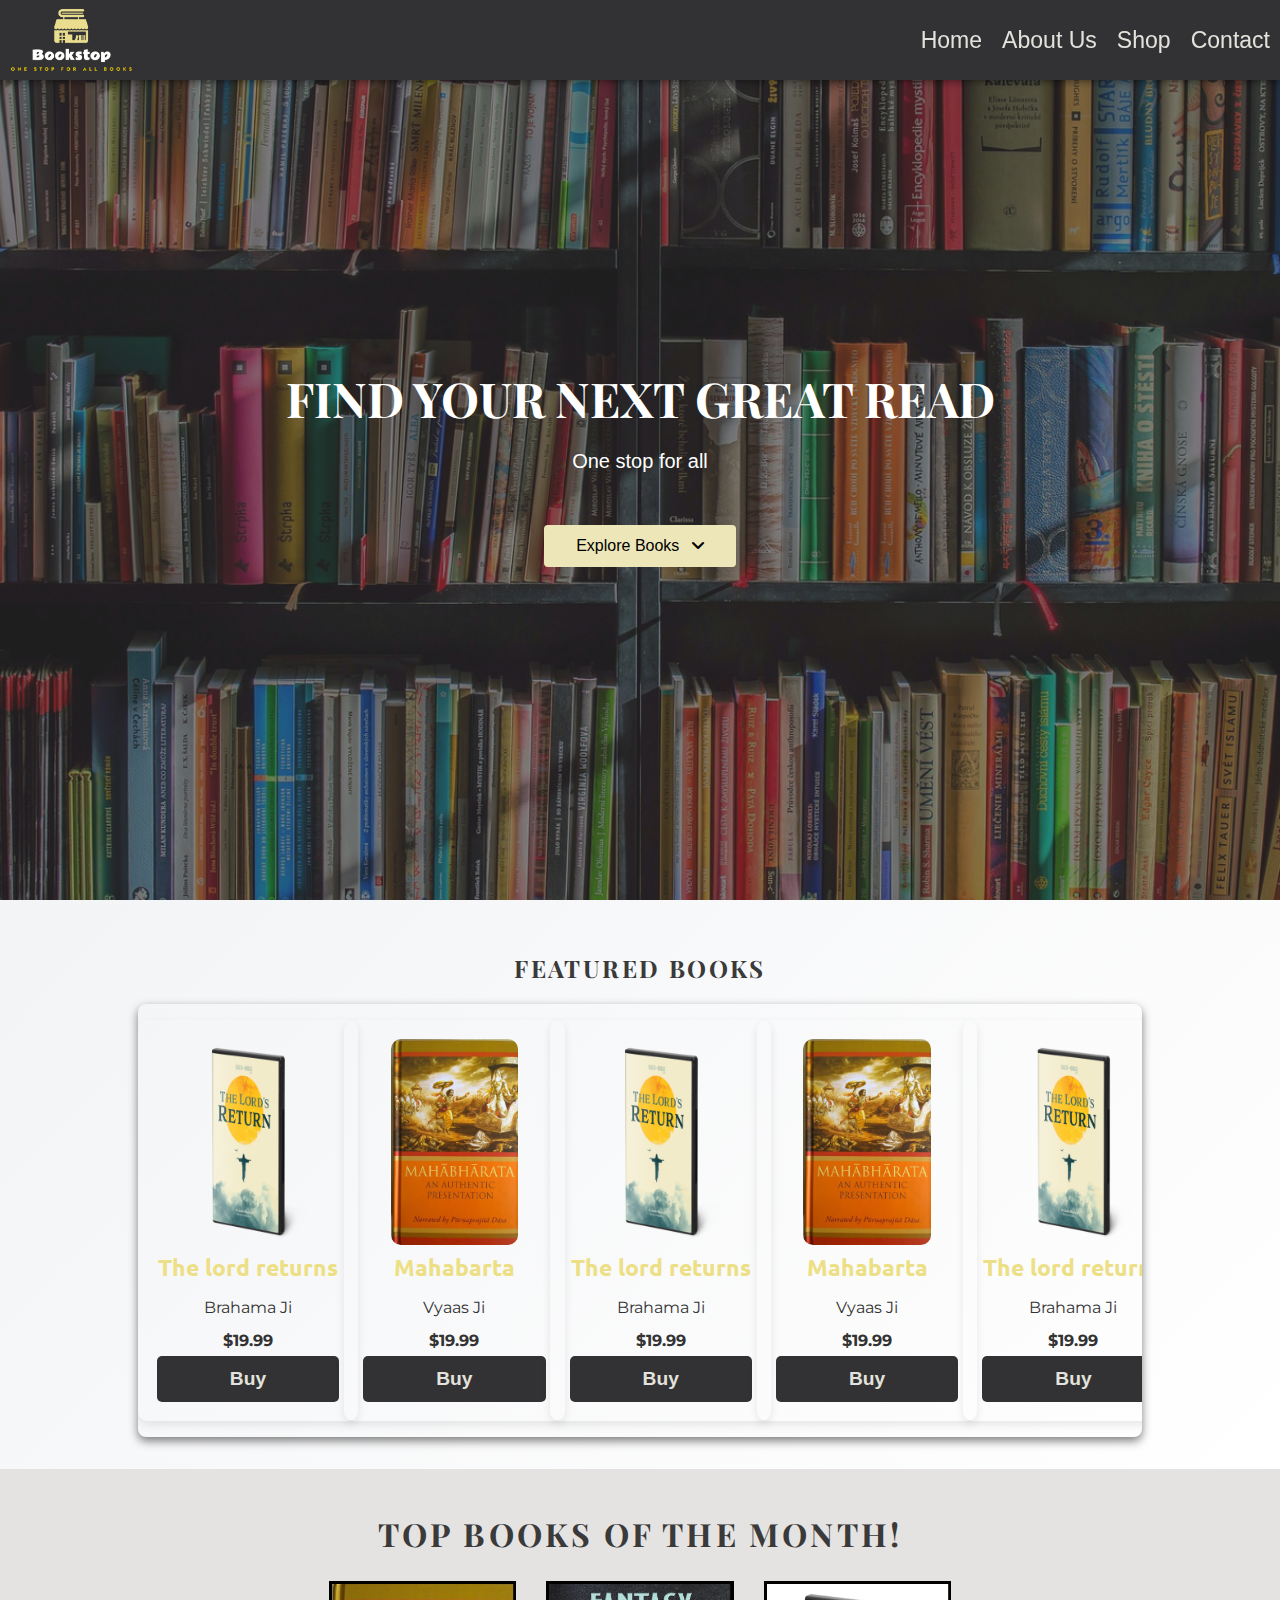
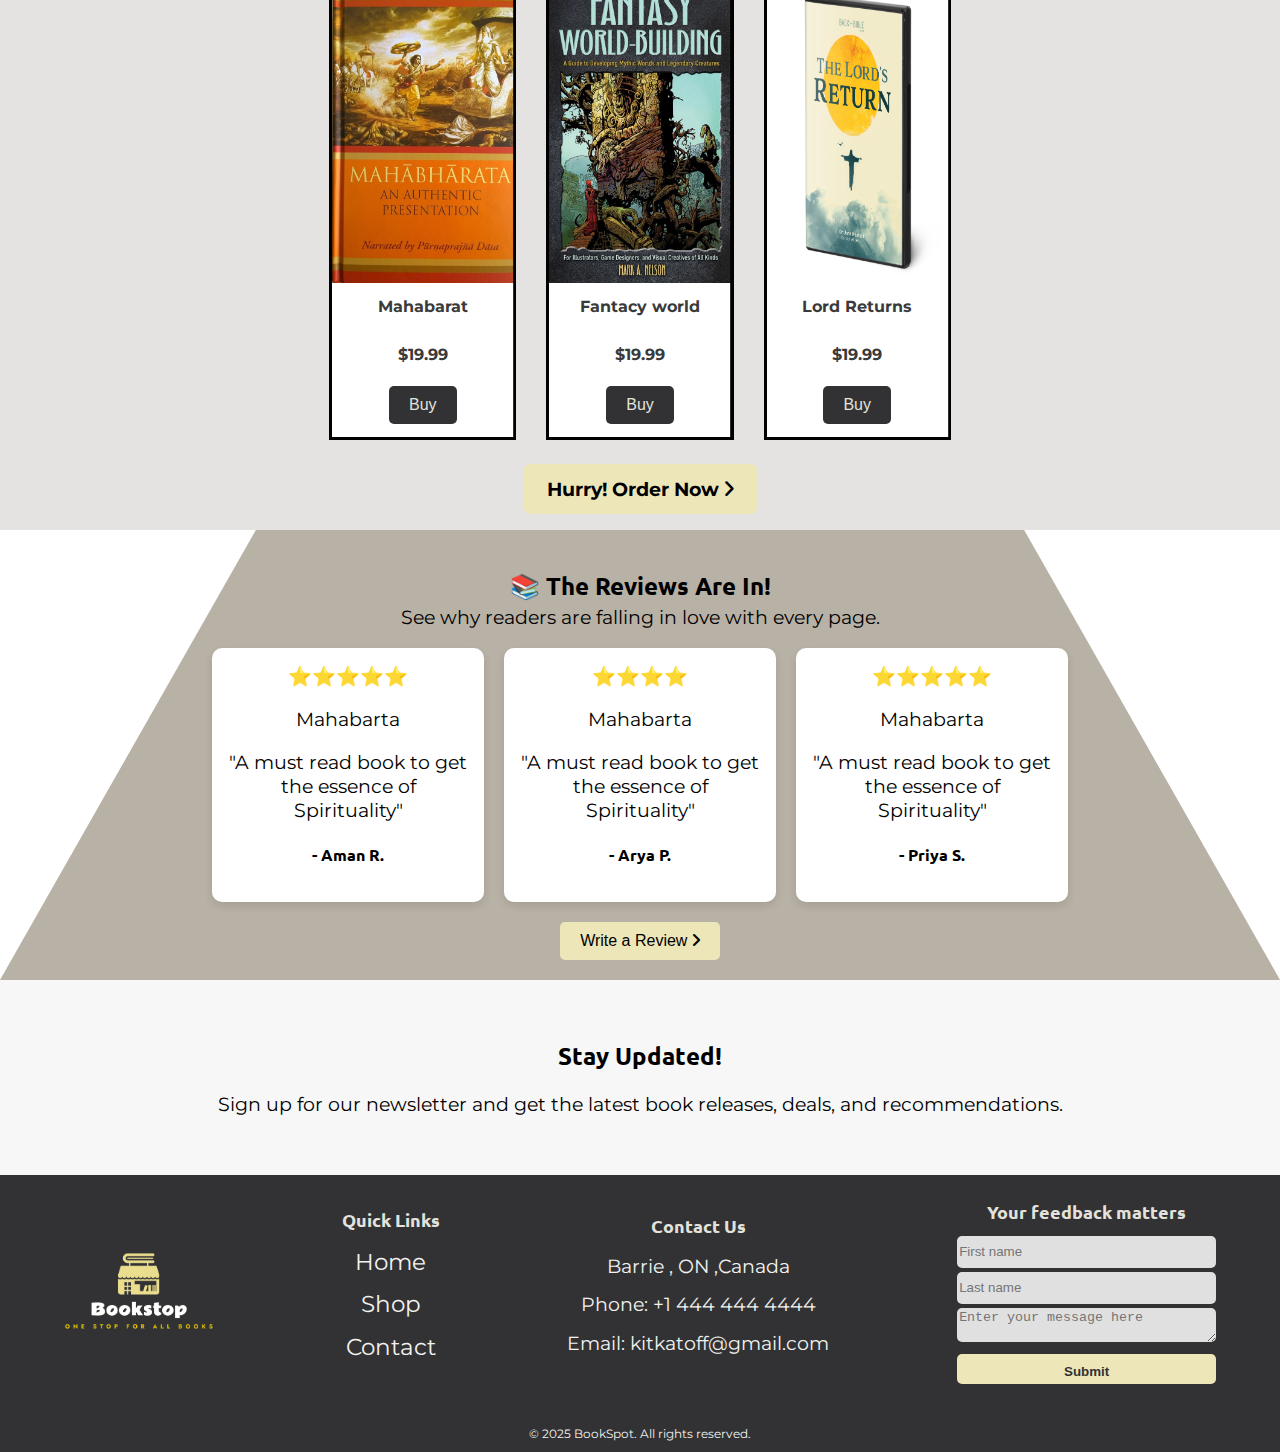
<file: index.html>
<!DOCTYPE html>
<html lang="en">
   <head>
      <!-- required metadata-->
      <meta charset="utf-8">
      <meta name="viewport" content="width = device-width , initial-scaled =1">
      <meta name="description" content="BookStore - all books in one shell">
      <meta name="robots" content="noindex,nofollow">
      <title> BookSpot - One stop for all the books </title>
      <!-- Css -->
      <link rel="stylesheet" href="./css/style.css">
      <!-- External font for styling html -->
      <link href="https://cdnjs.cloudflare.com/ajax/libs/font-awesome/6.0.0-beta3/css/all.min.css" rel="stylesheet">
      <link rel="preconnect" href="https://fonts.googleapis.com">
      <link rel="preconnect" href="https://fonts.gstatic.com" crossorigin>
      <link href="https://fonts.googleapis.com/css2?family=Agdasima:wght@400;700&family=Montserrat:ital,wght@0,100..900;1,100..900&family=Permanent+Marker&family=Playfair+Display:ital,wght@0,400..900;1,400..900&family=Ubuntu:ital,wght@0,300;0,400;0,500;0,700;1,300;1,400;1,500;1,700&display=swap" rel="stylesheet">
      
      <!-- Javascript and jquery-->
      <script src="https://code.jquery.com/jquery-3.7.0.min.js" integrity="sha256-2Pmvv0kuTBOenSvLm6bvfBSSHrUJ+3A7x6P5Ebd07/g=" crossorigin="anonymous"></script>
      <script type="text/javascript" src="./js/script.js"></script>
   </head>
   <body>
      <!-- This is header section for the website -->
      <header>
         <div class="desktop-nav">
         <!-- logo  -->
         <div>
            <a href="index.html"><img src="./img/bookstop-logo.png" alt="bookstore logo"></a>
         </div>
         <!-- this is navigation bar of the header -->
         <nav>
            <menu>
               <li><a href="index.html">Home</a></li>
               <li><a href="about.html">About Us</a></li>
               <li><a href="shop.html">Shop</a></li>
               <li><a href="contact.html">Contact</a></li>
            </menu>
         </nav>
       </div>
       <div class="mobile-nav">
         <div>
           <a href="index.html"><img src="./img/bookstop-logo.png" alt="bookstore logo" /></a>
         </div>
         <div id="hamburger">
           <i class="fa-solid fa-bars"></i>
         </div>
         <nav id="mobileMenu">
           <menu>
             <li><a href="index.html">Home</a></li>
             <li><a href="about.html">About Us</a></li>
             <li><a href="shop.html">Shop</a></li>
             <li><a href="contact.html">Contact</a></li>
           </menu>
         </nav>
       </div>
      </header>
      <main>
         <!-- masthead -->
         <section class="masthead">
         <img src="./img/masthead-books.jpg" alt="masthead">
         <div class="masthead-container">
            <h1>Find your next great read</h1>
            <p>One stop for all</p>
            <button>Explore Books <i class="fa-solid fa-angle-down"></i></button>
         </div>
         </section>
         <!-- featured book section displaying different books -->
         <section class="featured-books">
            <h2>Featured books</h2>
            <div class="featured-scroll-container">
              <!-- <button class="scroll-left"><i class="fa fa-chevron-left"></i></button> -->
            <a href="product3.html">
               <div class="featured-item">
                  <img src="./img/Lord-Return.png" alt="KitKat Product 1">
                  <h3>The lord returns</h3>
                  <p>Brahama Ji</p>
                  <p class="price">$19.99</p>
                  <button>Buy</button>
               </div>
            </a>
            <a href="product1.html">
               <div class="featured-item">
                  <img src="./img/mahabarata.jpg" alt="KitKat Product 2">
                  <h3>Mahabarta</h3>
                  <p>Vyaas Ji</p>
                  <p class="price">$19.99</p>
                  <button>Buy</button>
               </div>
            </a>
            <a href="product3.html">
               <div class="featured-item">
                  <img src="./img/Lord-Return.png" alt="KitKat Product 1">
                  <h3>The lord returns</h3>
                  <p>Brahama Ji</p>
                  <p class="price">$19.99</p>
                  <button>Buy</button>
               </div>
            </a>
            <a href="product1.html">
               <div class="featured-item">
                  <img src="./img/mahabarata.jpg" alt="KitKat Product 2">
                  <h3>Mahabarta</h3>
                  <p>Vyaas Ji</p>
                  <p class="price">$19.99</p>
                  <button>Buy</button>
               </div>
            </a>
            <a href="product3.html">
               <div class="featured-item">
                  <img src="./img/Lord-Return.png" alt="KitKat Product 1">
                  <h3>The lord returns</h3>
                  <p>Brahama Ji</p>
                  <p class="price">$19.99</p>
                  <button>Buy</button>
               </div>
            </a>
            <a href="product1.html">
               <div class="featured-item">
                  <img src="./img/mahabarata.jpg" alt="KitKat Product 2">
                  <h3>Mahabarta</h3>
                  <p>Vyaas Ji</p>
                  <p class="price">$19.99</p>
                  <button>Buy</button>
               </div>
            </a>
            <a href="product3.html">
               <div class="featured-item">
                  <img src="./img/Lord-Return.png" alt="KitKat Product 1">
                  <h3>The lord returns</h3>
                  <p>Brahama Ji</p>
                  <p class="price">$19.99</p>
                  <button>Buy</button>
               </div>
            </a>
            <a href="product1.html">
               <div class="featured-item">
                  <img src="./img/mahabarata.jpg" alt="KitKat Product 2">
                  <h3>Mahabarta</h3>
                  <p>Vyaas Ji</p>
                  <p class="price">$19.99</p>
                  <button>Buy</button>
               </div>
            </a>
            <a href="product3.html">
               <div class="featured-item">
                  <img src="./img/Lord-Return.png" alt="KitKat Product 1">
                  <h3>The lord returns</h3>
                  <p>Brahama Ji</p>
                  <p class="price">$19.99</p>
                  <button>Buy</button>
               </div>
            </a>
            <a href="product1.html">
               <div class="featured-item">
                  <img src="./img/mahabarata.jpg" alt="KitKat Product 2">
                  <h3>Mahabarta</h3>
                  <p>Vyaas Ji</p>
                  <p class="price">$19.99</p>
                  <button>Buy</button>
               </div>
            </a>
         </section>
         <!-- Best seller section that displays top selling items. -->
         <section class="topSellers">
            <div>
               <h2>Top books of the month!</h2>
            </div>
            <div class="topSellers-container">
               <div>
                  <svg>
                     <rect x="0" y="0" fill="none" width="100%" height="100%"/>
                  </svg>
                  <span>
                  <img src="./img/mahabarata.jpg" alt="case"> 
                  </span>
                  <p> Mahabarat</p>
                  <p class="price">$19.99</p>
                  <button>Buy</button>
               </div>
              
               <div>
                  <svg>
                     <rect x="0" y="0" fill="none" width="100%" height="100%"/>
                  </svg>
                  <span>
                  <img src="./img/fantacy-world.jpg" alt="cpu">
                  </span>
                  <p>Fantacy world</p>
                  <p class="price">$19.99</p>
                  <button>Buy</button>
               </div>
               <div>
                  <svg>
                     <rect x="0" y="0" fill="none" width="100%" height="100%"/>
                  </svg>
                  <span>
                  <img src="./img/Lord-Return.png" alt="approve"> 
                  </span>
                  <p>Lord Returns</p>
                  <p class="price">$19.99</p>
                  <button>Buy</button>
               </div>
            </div>
            <div class="btn">
               <a href="shop.html">
               <span> 
               Hurry! Order Now 
               <i class="fa-solid fa-angle-right"></i>            
               </span>
               </a>
            </div>
         </section>
         <!-- customer reviews section with predefined stars(emoji) from web -->
         <section class="customer-reviews" id="reviews">

            <h2>📚 The Reviews Are In!</h2>
            <p>See why readers are falling in love with every page.</p>
            <div class="review-container">
               <div class="review-item">
                  <p>⭐⭐⭐⭐⭐</p>
                  <p>Mahabarta</p>
                  <p>"A must read book to get the essence of Spirituality"</p>
                  <h4>- Aman R.</h4>
               </div>
               <div class="review-item">
                  <p>⭐⭐⭐⭐</p>
                  <p>Mahabarta</p>
                  <p>"A must read book to get the essence of Spirituality"</p>
                  <h4>- Arya P.</h4>
               </div>
               <div class="review-item">
                  <p>⭐⭐⭐⭐⭐</p>
                  <p>Mahabarta</p>
                  <p>"A must read book to get the essence of Spirituality"</p>
                  <h4>- Priya S.</h4>
               </div>
            </div>
            <button class="review-btn">Write a Review  <i class="fa-solid fa-angle-right"></i> </button>
         </section>
         <!-- Newsletter CTA -->
    <section class="newsletter-cta" id="newsletter-cta">
    <div class="newsletter-content">
        <h2>Stay Updated!</h2>
        <p>Sign up for our newsletter and get the latest book releases, deals, and recommendations.</p>
        
        <!-- The actual form, initially hidden -->
        <form action="#" method="post" id="newsletter-form" style="display: none;">
            <input type="email" placeholder="Enter your email" required>
            <button type="submit" class="cta-btn">Subscribe</button>
        </form>

        <!-- Scroll-triggered button -->
        <button id="subscribe-btn" class="cta-btn" style="display: none;">Click and Subscribe</button>
    </div>
</section>
      </main>
      <!-- footer with all the detials -->
      <footer>
        <div>
          <div>
            <img src="./img/bookstop-logo.png" alt="bookstop logo">
          </div>
          <div>
            <h3>Quick Links</h3>
              <p><a href="#">Home</a></p>
              <p><a href="#">Shop</a></p>
              <p><a href="#">Contact</a></p>
          </div>  
          <div>
            <h3>Contact Us</h3>
              <p>Barrie , ON ,Canada</p>
              <p>Phone: +1 444 444 4444</p>
              <p>Email: kitkatoff@gmail.com</p>
          </div>
          <div>
            <!-- feedback form -->
            <h3>Your feedback matters</h3>
            <form action="#" enctype="multipart/form-data">
              <input type="text" placeholder="First name" required>
              <input type="text" placeholder="Last name" required>
              <textarea name="area" cols="30" rows="2" placeholder="Enter your message here" required></textarea>
              <input type="submit" value="Submit">
            </form>
          </div>
        </div>
        <div class="footer-copyright">
          <p>&copy; 2025 BookSpot. All rights reserved.</p>
        </div>
      </footer>
   </body>
</html>
</file>
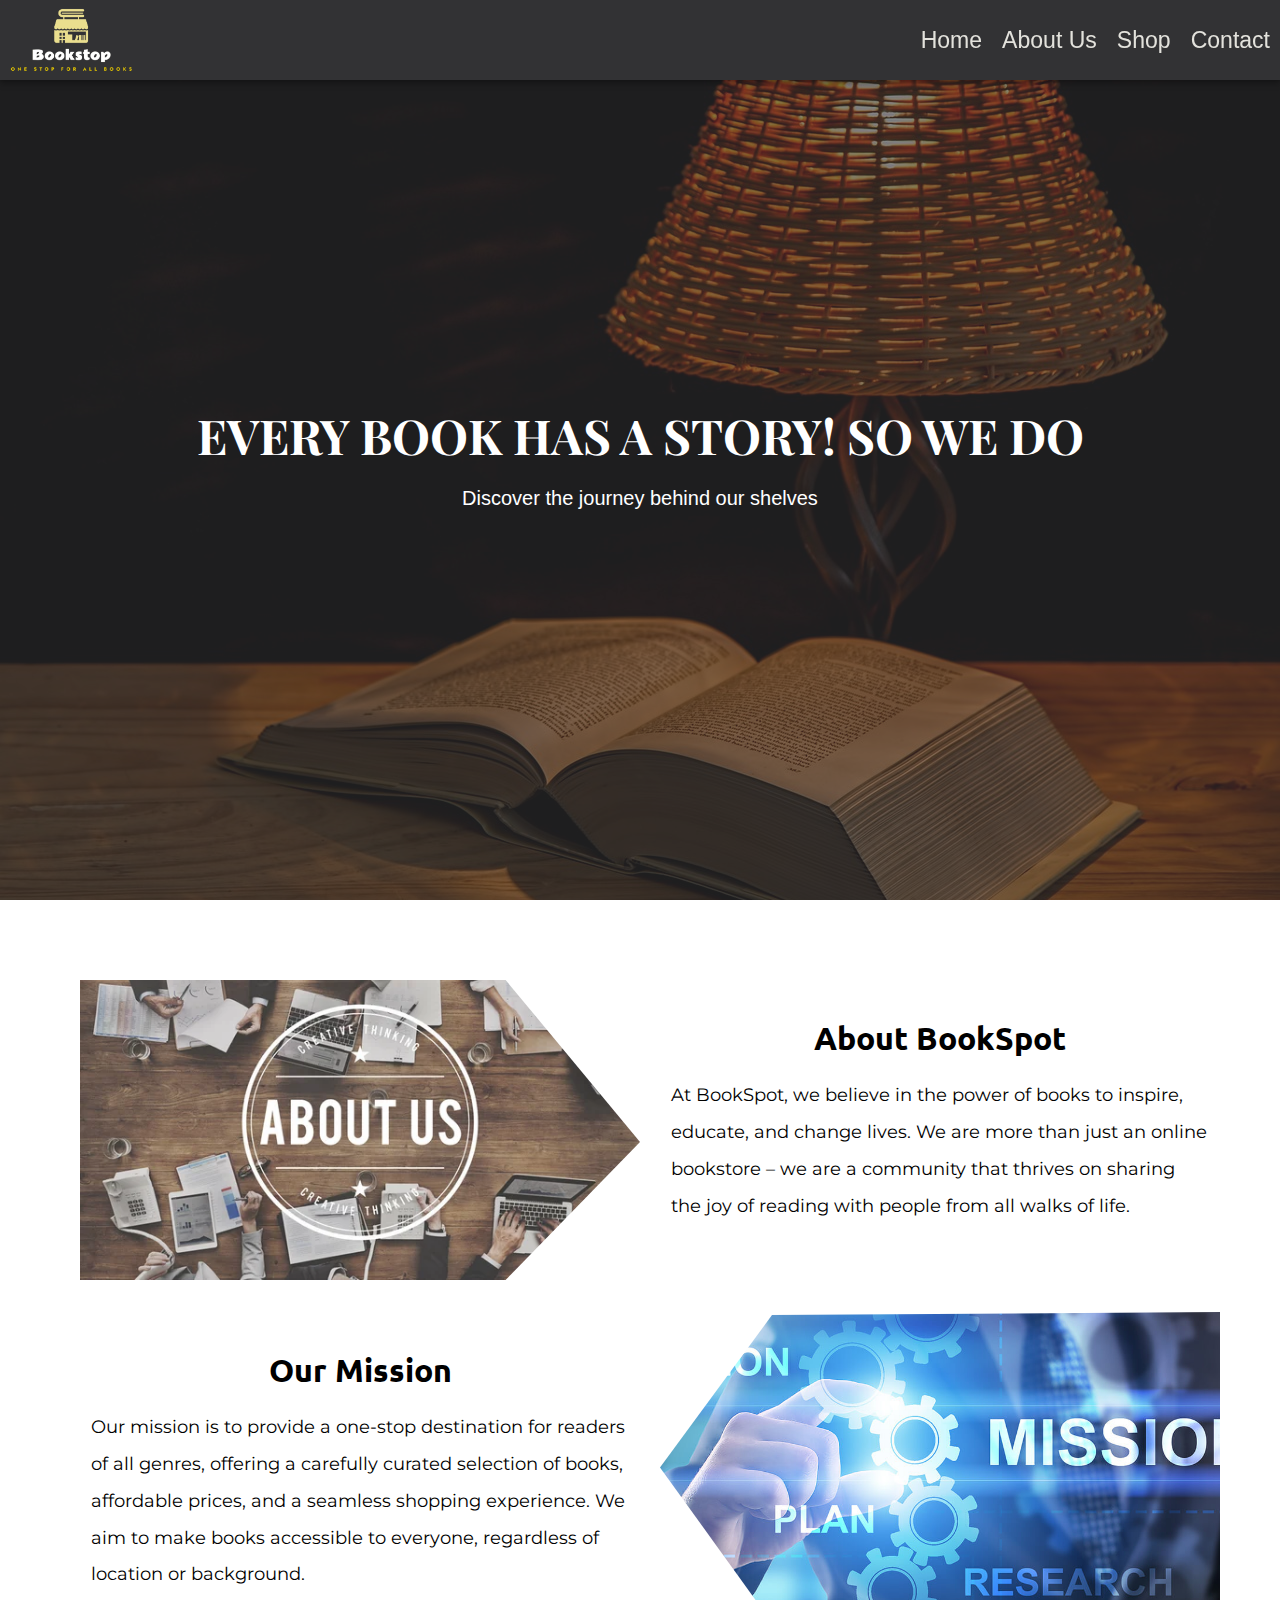
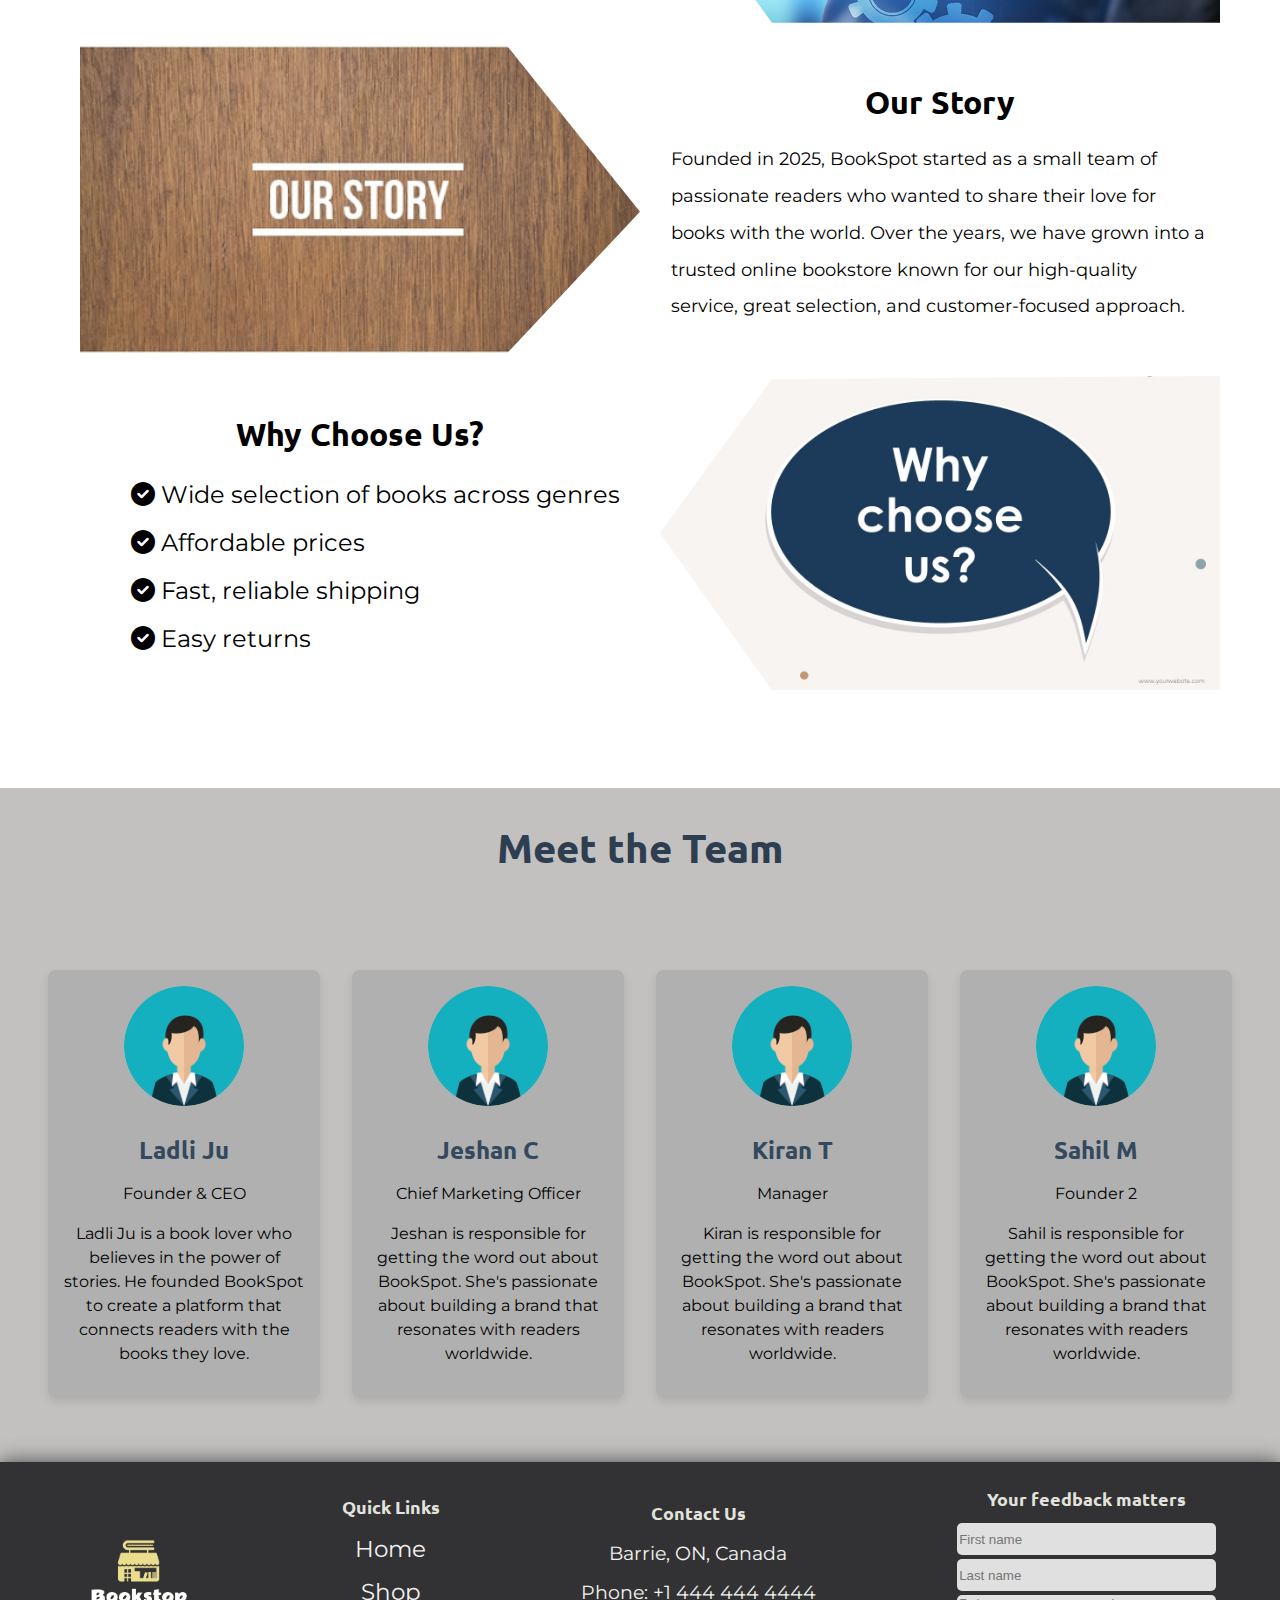
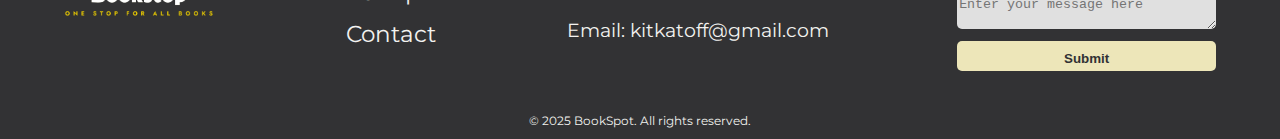
<file: about.html>
<!DOCTYPE html>
<html lang="en">
   <head>
      <meta charset="utf-8">
      <meta name="viewport" content="width=device-width, initial-scaled=1">
      <meta name="description" content="About BookSpot - Learn more about our mission and vision.">
      <meta name="robots" content="noindex,nofollow">
      <title>About Us - BookSpot</title>
      <!-- Css -->
      <link rel="stylesheet" href="./css/style.css">
      <!-- External font for styling html -->
      <link href="https://cdnjs.cloudflare.com/ajax/libs/font-awesome/6.0.0-beta3/css/all.min.css" rel="stylesheet">
      <link rel="preconnect" href="https://fonts.googleapis.com">
      <link rel="preconnect" href="https://fonts.gstatic.com" crossorigin>
      <link href="https://fonts.googleapis.com/css2?family=Agdasima:wght@400;700&family=Montserrat:ital,wght@0,100..900;1,100..900&family=Permanent+Marker&family=Playfair+Display:ital,wght@0,400..900;1,400..900&family=Ubuntu:ital,wght@0,300;0,400;0,500;0,700;1,300;1,400;1,500;1,700&display=swap" rel="stylesheet">
      
      <!-- Javascript and jquery-->
      <script src="https://code.jquery.com/jquery-3.7.0.min.js" integrity="sha256-2Pmvv0kuTBOenSvLm6bvfBSSHrUJ+3A7x6P5Ebd07/g=" crossorigin="anonymous"></script>
      <script type="text/javascript" src="./js/script.js"></script>
   </head>
   <body>
      <!-- This is header section for the website -->
      <header>
         <div class="desktop-nav">
            <!-- logo  -->
            <div>
               <a href="index.html"><img src="./img/bookstop-logo.png" alt="bookstore logo"></a>
            </div>
            <!-- this is navigation bar of the header -->
            <nav>
               <menu>
                  <li><a href="index.html">Home</a></li>
                  <li><a href="about.html">About Us</a></li>
                  <li><a href="shop.html">Shop</a></li>
                  <li><a href="contact.html">Contact</a></li>
               </menu>
            </nav>
          </div>  
          <div class="mobile-nav">
            <div>
              <a href="index.html"><img src="./img/bookstop-logo.png" alt="bookstore logo" /></a>
            </div>
            <div id="hamburger">
              <i class="fa-solid fa-bars"></i>
            </div>
            <nav id="mobileMenu">
              <menu>
                <li><a href="index.html">Home</a></li>
                <li><a href="about.html">About Us</a></li>
                <li><a href="shop.html">Shop</a></li>
                <li><a href="contact.html">Contact</a></li>
              </menu>
            </nav>
          </div>
     </header>

      <main>
        <!-- masthead -->
        <section class="masthead">
            <img src="./img/about-masthead.jpg" alt="">
            <div class="masthead-container">
               <h1>Every Book has a story! So we do</h1>
               <p>Discover the journey behind our shelves</p>
            </div>
         </section>
         <!-- About Us Section -->
         <section class="about-us">
            <div class="row-1">
               <div>
                  <!-- <img src="../img/about-us-1.jpg" alt="About BookSpot Image"> -->
              </div>
                <div>
                    <h2>About BookSpot</h2>
                    <p>At BookSpot, we believe in the power of books to inspire, educate, and change lives. We are more than just an online bookstore – we are a community that thrives on sharing the joy of reading with people from all walks of life.</p>
                </div>
                
            </div>
        
            <div class="row-2">
                <div>
                    <h2>Our Mission</h2>
                    <p>Our mission is to provide a one-stop destination for readers of all genres, offering a carefully curated selection of books, affordable prices, and a seamless shopping experience. We aim to make books accessible to everyone, regardless of location or background.</p>
                </div>
                <div>
                    <!-- <img src="../img/mission.jpg" alt="Our Mission Image"> -->
                </div>
            </div>
        
            <div class="row-3">
               <div>
                  <!-- <img src="../img/our-story.jpg" alt="Our Story Image"> -->
              </div>
                <div>
                    <h2>Our Story</h2>
                    <p>Founded in 2025, BookSpot started as a small team of passionate readers who wanted to share their love for books with the world. Over the years, we have grown into a trusted online bookstore known for our high-quality service, great selection, and customer-focused approach.</p>
                </div>
            </div>
            <div class="row-4">
                <div>
                    <h2>Why Choose Us?</h2>
                    <ul>
                        <li><i class="fa fa-check-circle"></i> Wide selection of books across genres</li>
                        <li><i class="fa fa-check-circle"></i> Affordable prices</li>
                        <li><i class="fa fa-check-circle"></i> Fast, reliable shipping</li>
                        <li><i class="fa fa-check-circle"></i> Easy returns</li>
                    </ul>
                </div>
                <div>
                    <!-- <img src="../img/why-choose-us.jpg" alt="Why Choose Us Image"> -->
                </div>
            </div>
        </section>
        

         <!-- Meet the Team Section -->
         <section class="meet-the-team">
            <h2>Meet the Team</h2>
            <div>
               <div class="team-member">
                  <img src="./img/team-member-avatar.png" alt="Team Member 1">
                  <h3>Ladli Ju</h3>
                  <p>Founder & CEO</p>
                  <p>Ladli Ju is a book lover who believes in the power of stories. He founded BookSpot to create a platform that connects readers with the books they love.</p>
               </div>
               <div class="team-member">
                  <img src="./img/team-member-avatar.png" alt="Team Member 2">
                  <h3>Jeshan C</h3>
                  <p>Chief Marketing Officer</p>
                  <p>Jeshan is responsible for getting the word out about BookSpot. She's passionate about building a brand that resonates with readers worldwide.</p>
               </div>
               <div class="team-member">
                  <img src="./img/team-member-avatar.png" alt="Team Member 2">
                  <h3>Kiran T</h3>
                  <p>Manager</p>
                  <p>Kiran is responsible for getting the word out about BookSpot. She's passionate about building a brand that resonates with readers worldwide.</p>
               </div>
               <div class="team-member">
                  <img src="./img/team-member-avatar.png" alt="Team Member 2">
                  <h3>Sahil M</h3>
                  <p>Founder 2</p>
                  <p>Sahil is responsible for getting the word out about BookSpot. She's passionate about building a brand that resonates with readers worldwide.</p>
               </div>
            </div>
         </section>
      </main>

      <footer>
         <div>
            <div>
               <img src="./img/bookstop-logo.png" alt="BookSpot Logo">
            </div>
            <div>
               <h3>Quick Links</h3>
               <p><a href="#">Home</a></p>
               <p><a href="#">Shop</a></p>
               <p><a href="#">Contact</a></p>
            </div>
            <div>
               <h3>Contact Us</h3>
               <p>Barrie, ON, Canada</p>
               <p>Phone: +1 444 444 4444</p>
               <p>Email: kitkatoff@gmail.com</p>
            </div>
            <div>
                <!-- feedback form -->
                <h3>Your feedback matters</h3>
                <form action="#" enctype="multipart/form-data">
                  <input type="text" placeholder="First name" required>
                  <input type="text" placeholder="Last name" required>
                  <textarea name="area" cols="30" rows="2" placeholder="Enter your message here" required></textarea>
                  <input type="submit" value="Submit">
                </form>
              </div>
         </div>
         <div class="footer-copyright">
            <p>&copy; 2025 BookSpot. All rights reserved.</p>
         </div>
      </footer>
   </body>
</html>
</file>
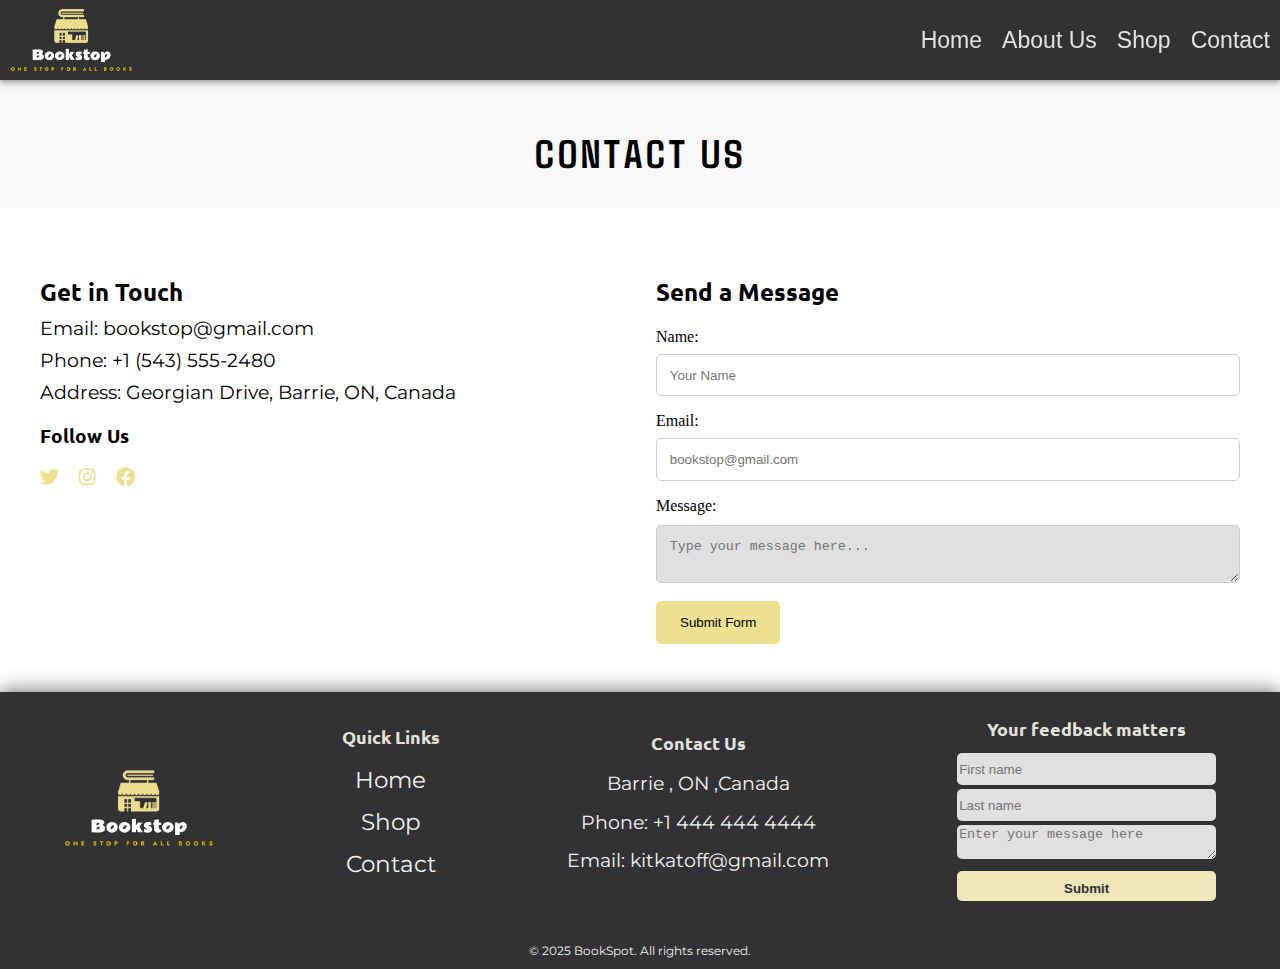
<file: contact.html>
<!DOCTYPE html>
<html lang="en">
   <head>
    <meta charset="utf-8">
    <meta name="viewport" content="width=device-width, initial-scaled=1">
    <meta name="description" content="Contact BookSpot">
    <meta name="robots" content="noindex,nofollow">
    <title>Contact Us - BookSpot</title>
    <!-- Css -->
    <link rel="stylesheet" href="./css/style.css">
    <!-- External font for styling html -->
    <link href="https://cdnjs.cloudflare.com/ajax/libs/font-awesome/6.0.0-beta3/css/all.min.css" rel="stylesheet">
    <link rel="preconnect" href="https://fonts.googleapis.com">
    <link rel="preconnect" href="https://fonts.gstatic.com" crossorigin>
    <link href="https://fonts.googleapis.com/css2?family=Agdasima:wght@400;700&family=Montserrat:ital,wght@0,100..900;1,100..900&family=Permanent+Marker&family=Playfair+Display:ital,wght@0,400..900;1,400..900&family=Ubuntu:ital,wght@0,300;0,400;0,500;0,700;1,300;1,400;1,500;1,700&display=swap" rel="stylesheet">
    
    <!-- Javascript and jquery-->
    <script src="https://code.jquery.com/jquery-3.7.0.min.js" integrity="sha256-2Pmvv0kuTBOenSvLm6bvfBSSHrUJ+3A7x6P5Ebd07/g=" crossorigin="anonymous"></script>
    <script type="text/javascript" src="./js/script.js"></script>
   </head>
   <!-- This is header section for the website -->
   <header>
      <div class="desktop-nav">
         <!-- logo  -->
         <div>
            <a href="index.html"><img src="./img/bookstop-logo.png" alt="bookstore logo"></a>
         </div>
         <!-- this is navigation bar of the header -->
         <nav>
            <menu>
               <li><a href="index.html">Home</a></li>
               <li><a href="about.html">About Us</a></li>
               <li><a href="shop.html">Shop</a></li>
               <li><a href="contact.html">Contact</a></li>
            </menu>
         </nav>
       </div>
       <div class="mobile-nav">
        <div>
          <a href="index.html"><img src="./img/bookstop-logo.png" alt="bookstore logo" /></a>
        </div>
        <div id="hamburger">
          <i class="fa-solid fa-bars"></i>
        </div>
        <nav id="mobileMenu">
          <menu>
            <li><a href="index.html">Home</a></li>
            <li><a href="about.html">About Us</a></li>
            <li><a href="shop.html">Shop</a></li>
            <li><a href="contact.html">Contact</a></li>
          </menu>
        </nav>
      </div>  
 </header>
      <main>
          <!-- masthead -->
          <section class="contact-masthead">
            <h1>Contact Us</h1>
          </section>
          
          <section class="contact-page">
            <div class="contact-container">
              <!--  Contact Info -->
              <div class="contact-info">
                <h2>Get in Touch</h2>
                <p>Email: bookstop@gmail.com</p>
                <p>Phone: +1 (543) 555-2480</p>
                <p>Address: Georgian Drive, Barrie, ON, Canada</p>
          
                <h3>Follow Us</h3>
                <div class="social-links">
                  <a href="#"><i class="fa-brands fa-twitter"></i></a>
                  <a href="#"><i class="fa-brands fa-instagram"></i></a>
                  <a href="#"><i class="fa-brands fa-facebook"></i></a>
                </div>
              </div>

              <!--  Contact Form -->
              <div class="contact-form">
                <h2>Send a Message</h2>
                <form>
                  <div class="form-group">
                    <label for="name">Name:</label>
                    <input type="text" id="name" placeholder="Your Name" required>
                  </div>
                  <div class="form-group">
                    <label for="email">Email:</label>
                    <input type="email" id="email" placeholder="bookstop@gmail.com" required>
                  </div>
                  <div class="form-group">
                    <label for="message">Message:</label>
                    <textarea id="message" rows="5" placeholder="Type your message here..." required></textarea>
                  </div>
                  <button type="submit">Submit Form</button>
                </form>
              </div>
            </div>
          </section>          
      </main>
      <footer>
         <div>
           <div>
             <img src="./img/bookstop-logo.png" alt="bookstop logo">
           </div>
           <div>
             <h3>Quick Links</h3>
               <p><a href="#">Home</a></p>
               <p><a href="#">Shop</a></p>
               <p><a href="#">Contact</a></p>
           </div>  
           <div>
             <h3>Contact Us</h3>
               <p>Barrie , ON ,Canada</p>
               <p>Phone: +1 444 444 4444</p>
               <p>Email: kitkatoff@gmail.com</p>
           </div>
           <div>
             <!-- feedback form -->
             <h3>Your feedback matters</h3>
             <form action="#" enctype="multipart/form-data">
               <input type="text" placeholder="First name" required>
               <input type="text" placeholder="Last name" required>
               <textarea name="area" cols="30" rows="2" placeholder="Enter your message here" required></textarea>
               <input type="submit" value="Submit">
             </form>
           </div>
         </div>
         <div class="footer-copyright">
           <p>&copy; 2025 BookSpot. All rights reserved.</p>
         </div>
       </footer>
   </body>
</html>
</file>
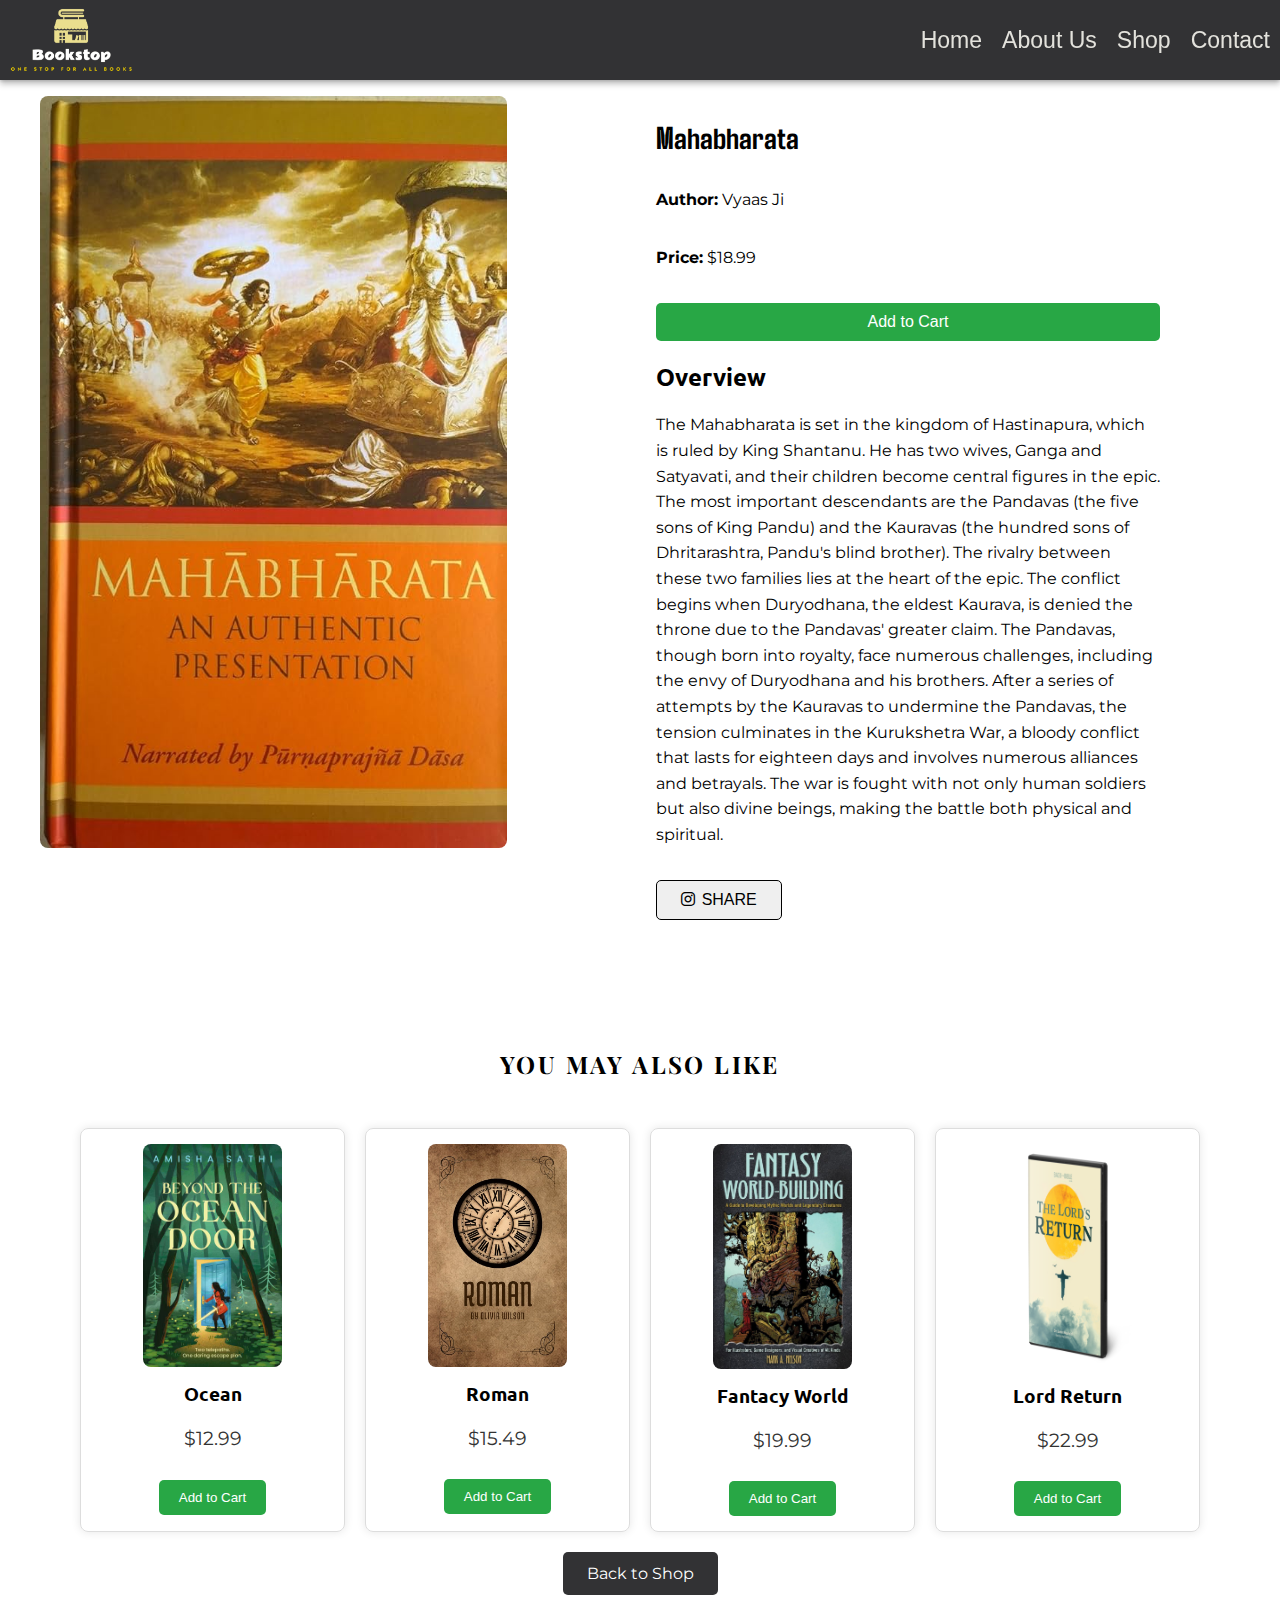
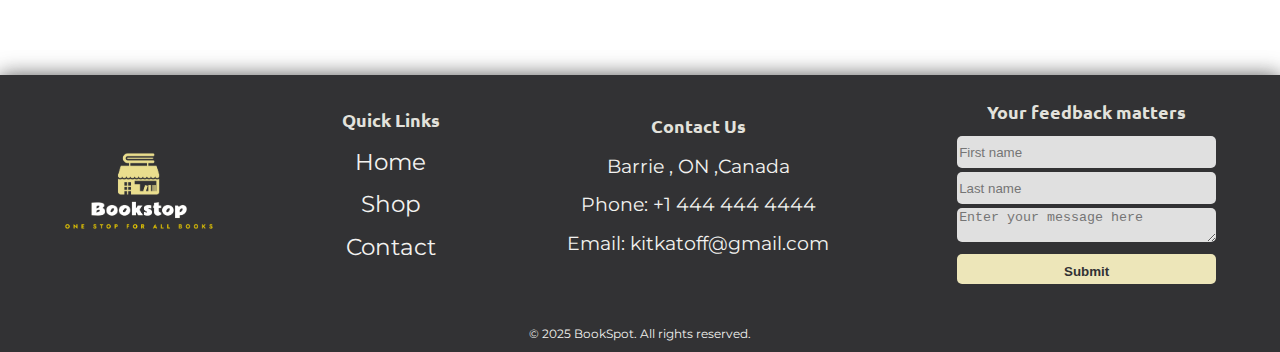
<file: product1.html>
<!DOCTYPE html>
<html lang="en">
    <head>
        <!-- required metadata-->
        <meta charset="utf-8">
        <meta name="viewport" content="width = device-width , initial-scaled =1">
        <meta name="description" content="History Book">
        <meta name="robots" content="noindex,nofollow">
        <title> Mahabarta- The history speaks </title>
        <!-- Css -->
        <link rel="stylesheet" href="./css/style.css">
        <!-- External font for styling html -->
        <link href="https://cdnjs.cloudflare.com/ajax/libs/font-awesome/6.0.0-beta3/css/all.min.css" rel="stylesheet">
        <link rel="preconnect" href="https://fonts.googleapis.com">
        <link rel="preconnect" href="https://fonts.gstatic.com" crossorigin>
        <link href="https://fonts.googleapis.com/css2?family=Agdasima:wght@400;700&family=Montserrat:ital,wght@0,100..900;1,100..900&family=Permanent+Marker&family=Playfair+Display:ital,wght@0,400..900;1,400..900&family=Ubuntu:ital,wght@0,300;0,400;0,500;0,700;1,300;1,400;1,500;1,700&display=swap" rel="stylesheet">
        
        <!-- Javascript and jquery-->
        <script src="https://code.jquery.com/jquery-3.7.0.min.js" integrity="sha256-2Pmvv0kuTBOenSvLm6bvfBSSHrUJ+3A7x6P5Ebd07/g=" crossorigin="anonymous"></script>
        <script type="text/javascript" src="./js/script.js"></script>
     </head>
<body>

   <!-- This is header section for the website -->
   <header>
    <div class="desktop-nav">
    <!-- logo  -->
    <div>
       <a href="index.html"><img src="./img/bookstop-logo.png" alt="bookstore logo"></a>
    </div>
    <!-- this is navigation bar of the header -->
    <nav>
       <menu>
          <li><a href="index.html">Home</a></li>
          <li><a href="about.html">About Us</a></li>
          <li><a href="shop.html">Shop</a></li>
          <li><a href="contact.html">Contact</a></li>
       </menu>
    </nav>
  </div>
  <div class="mobile-nav">
    <div>
      <a href="index.html"><img src="./img/bookstop-logo.png" alt="bookstore logo" /></a>
    </div>
    <div id="hamburger">
      <i class="fa-solid fa-bars"></i>
    </div>
    <nav id="mobileMenu">
      <menu>
        <li><a href="index.html">Home</a></li>
        <li><a href="about.html">About Us</a></li>
        <li><a href="shop.html">Shop</a></li>
        <li><a href="contact.html">Contact</a></li>
      </menu>
    </nav>
  </div>  
 </header>
 <main>
  <section class="product-detail">
    <div class="product-detail-grid">
      <div class="product-image">
        <img src="./img/mahabarata.jpg" alt="The Eternal Light" />
      </div>
      <div class="product-info">
        <h1>Mahabharata</h1>
        <p><strong>Author:</strong> Vyaas Ji</p>
        <p><strong>Price:</strong> $18.99</p>
        <button class="add-to-cart">Add to Cart</button>
        <div class="overview">
          <h2>Overview</h2>
        <p class="desc">
          The Mahabharata is set in the kingdom of Hastinapura, which is ruled by King Shantanu. He has two wives, Ganga and Satyavati, and their children become central figures in the epic. The most important descendants are the Pandavas (the five sons of King Pandu) and the Kauravas (the hundred sons of Dhritarashtra, Pandu's blind brother). The rivalry between these two families lies at the heart of the epic.
  
          The conflict begins when Duryodhana, the eldest Kaurava, is denied the throne due to the Pandavas' greater claim. The Pandavas, though born into royalty, face numerous challenges, including the envy of Duryodhana and his brothers. After a series of attempts by the Kauravas to undermine the Pandavas, the tension culminates in the Kurukshetra War, a bloody conflict that lasts for eighteen days and involves numerous alliances and betrayals. The war is fought with not only human soldiers but also divine beings, making the battle both physical and spiritual.
        </p>
        </div>
        <button class="share-btn"><i class="fa-brands fa-instagram"></i>Share</button>
      </div>
    </div>
  </section>
  <!-- You may also like section -->

  <section class="related-products">
    <h2>You may also like</h2>
    <div class="related-products-grid">
      <div class="related-product-card">
        <img src="./img/book-2.jpg" alt="Ocean and the World" />
        <h3>Ocean </h3>
        <p>$12.99</p>
        <button>Add to Cart</button>
      </div>
      <div class="related-product-card">
        <img src="./img/book.jpg" alt="Roman" />
        <h3>Roman</h3>
        <p>$15.49</p>
        <button>Add to Cart</button>
      </div>
      <div class="related-product-card">
        <img src="./img/fantacy-world.jpg" alt="Fantact World" />
        <h3>Fantacy World</h3>
        <p>$19.99</p>
        <button>Add to Cart</button>
      </div>
      <div class="related-product-card">
        <img src="./img/Lord-Return.png" alt="Lord Return" />
        <h3>Lord Return</h3>
        <p>$22.99</p>
        <button>Add to Cart</button>
      </div>
    </div>
    <div class="back-to-shop">
      <a href="shop.html" class="back-btn">Back to Shop</a>
    </div>
  </section>
  
</main>
  <!-- footer with all the detials -->
  <footer>
    <div>
      <div>
        <img src="./img/bookstop-logo.png" alt="bookstop logo">
      </div>
      <div>
        <h3>Quick Links</h3>
          <p><a href="#">Home</a></p>
          <p><a href="#">Shop</a></p>
          <p><a href="#">Contact</a></p>
      </div>  
      <div>
        <h3>Contact Us</h3>
          <p>Barrie , ON ,Canada</p>
          <p>Phone: +1 444 444 4444</p>
          <p>Email: kitkatoff@gmail.com</p>
      </div>
      <div>
        <!-- feedback form -->
        <h3>Your feedback matters</h3>
        <form action="#" enctype="multipart/form-data">
          <input type="text" placeholder="First name" required>
          <input type="text" placeholder="Last name" required>
          <textarea name="area" cols="30" rows="2" placeholder="Enter your message here" required></textarea>
          <input type="submit" value="Submit">
        </form>
      </div>
    </div>
    <div class="footer-copyright">
      <p>&copy; 2025 BookSpot. All rights reserved.</p>
    </div>
  </footer>
</body>
</html>
</file>
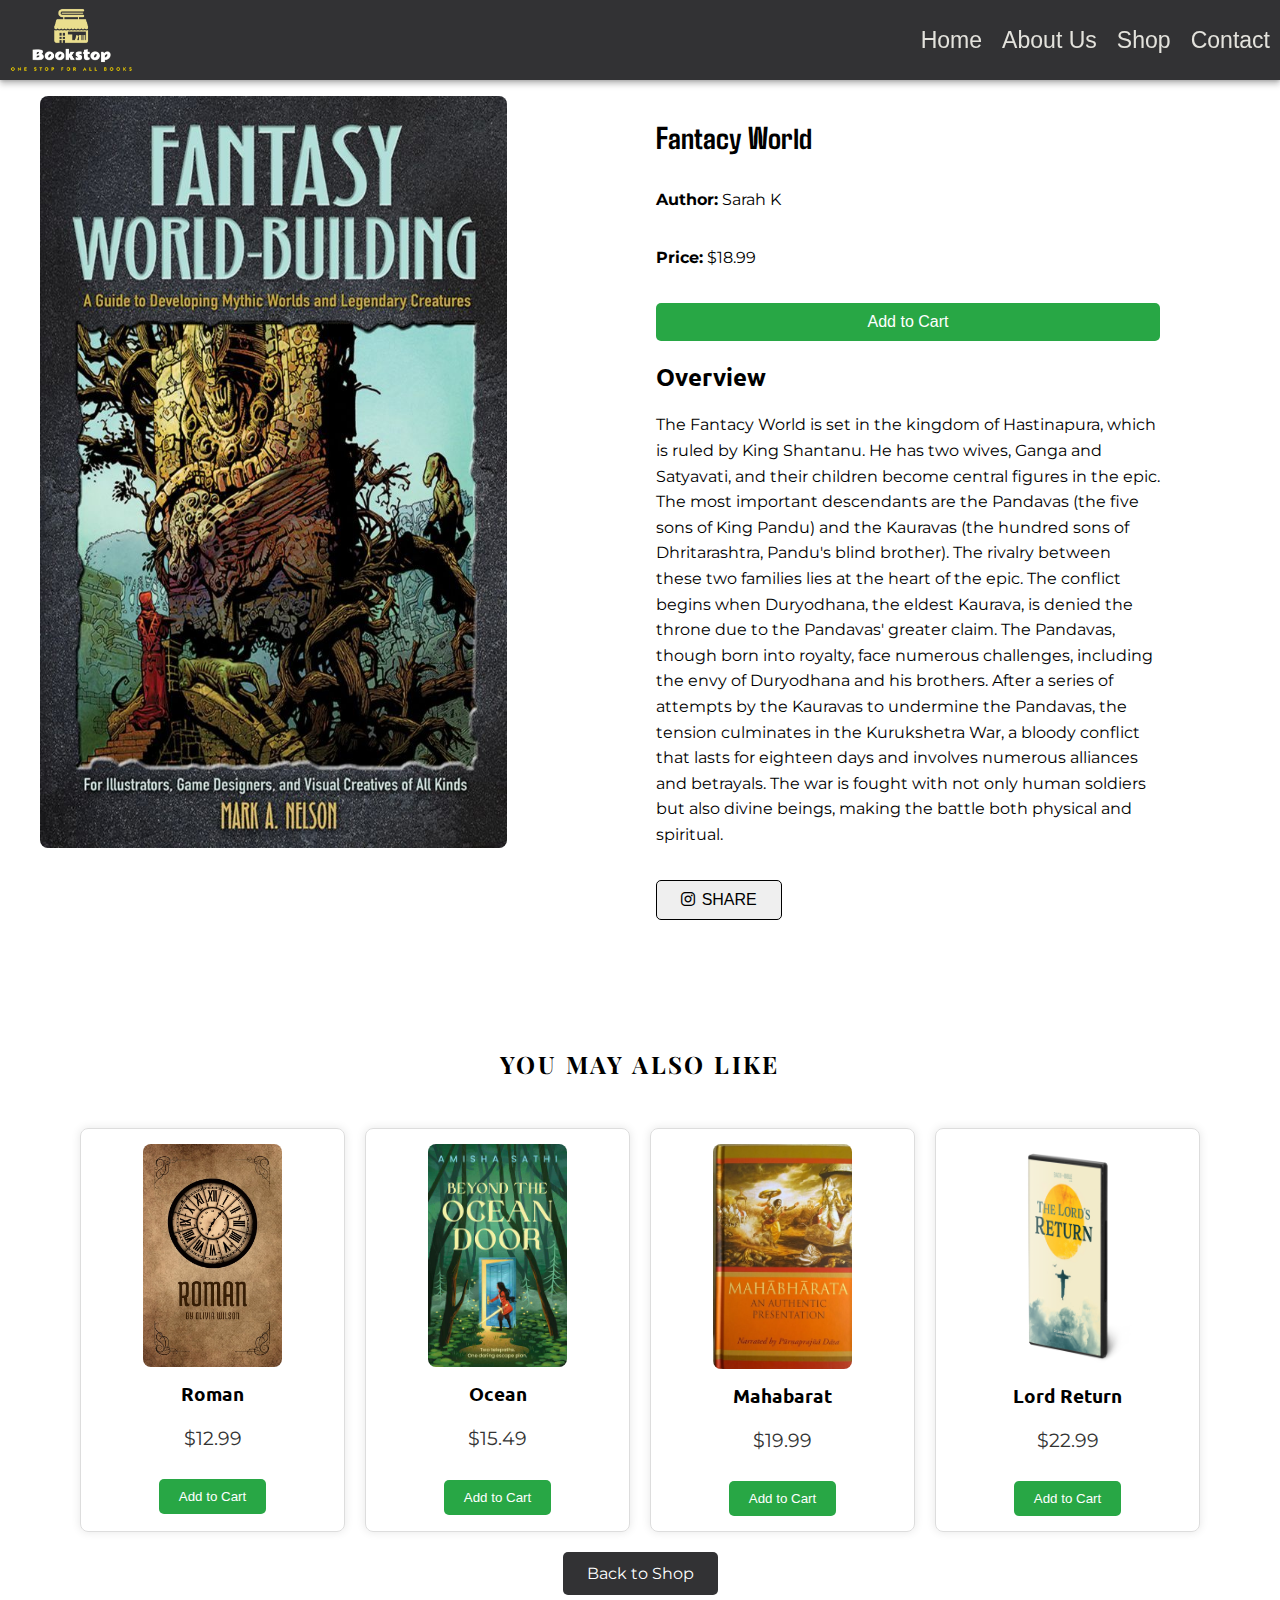
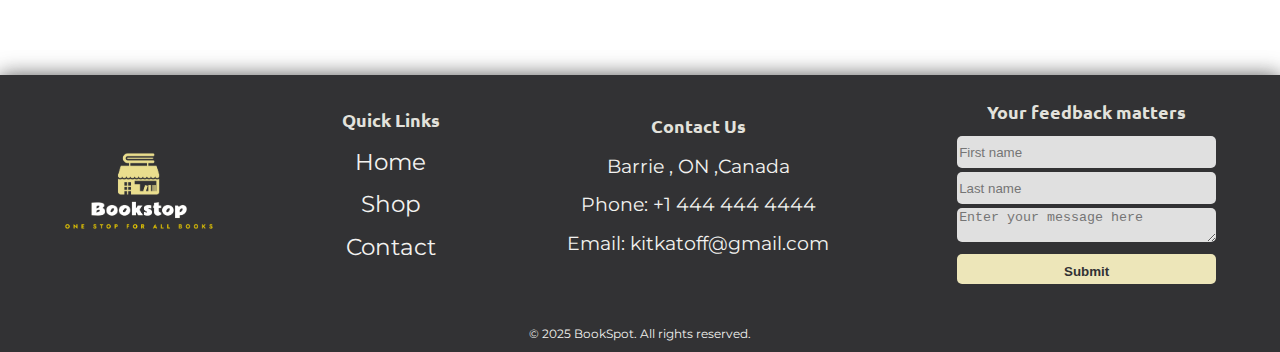
<file: product2.html>
<!DOCTYPE html>
<html lang="en">
    <head>
        <!-- required metadata-->
        <meta charset="utf-8">
        <meta name="viewport" content="width = device-width , initial-scaled =1">
        <meta name="description" content="History Book">
        <meta name="robots" content="noindex,nofollow">
        <title> Fantacy World</title>
        <!-- Css -->
        <link rel="stylesheet" href="./css/style.css">
        <!-- External font for styling html -->
        <link href="https://cdnjs.cloudflare.com/ajax/libs/font-awesome/6.0.0-beta3/css/all.min.css" rel="stylesheet">
        <link rel="preconnect" href="https://fonts.googleapis.com">
        <link rel="preconnect" href="https://fonts.gstatic.com" crossorigin>
        <link href="https://fonts.googleapis.com/css2?family=Agdasima:wght@400;700&family=Montserrat:ital,wght@0,100..900;1,100..900&family=Permanent+Marker&family=Playfair+Display:ital,wght@0,400..900;1,400..900&family=Ubuntu:ital,wght@0,300;0,400;0,500;0,700;1,300;1,400;1,500;1,700&display=swap" rel="stylesheet">
        
        <!-- Javascript and jquery-->
        <script src="https://code.jquery.com/jquery-3.7.0.min.js" integrity="sha256-2Pmvv0kuTBOenSvLm6bvfBSSHrUJ+3A7x6P5Ebd07/g=" crossorigin="anonymous"></script>
        <script type="text/javascript" src="./js/script.js"></script>
     </head>
<body>

   <!-- This is header section for the website -->
   <header>
    <div class="desktop-nav">
    <!-- logo  -->
    <div>
       <a href="index.html"><img src="./img/bookstop-logo.png" alt="bookstore logo"></a>
    </div>
    <!-- this is navigation bar of the header -->
    <nav>
       <menu>
          <li><a href="index.html">Home</a></li>
          <li><a href="about.html">About Us</a></li>
          <li><a href="shop.html">Shop</a></li>
          <li><a href="contact.html">Contact</a></li>
       </menu>
    </nav>
  </div>
  <div class="mobile-nav">
    <div>
      <a href="index.html"><img src="./img/bookstop-logo.png" alt="bookstore logo" /></a>
    </div>
    <div id="hamburger">
      <i class="fa-solid fa-bars"></i>
    </div>
    <nav id="mobileMenu">
      <menu>
        <li><a href="index.html">Home</a></li>
        <li><a href="about.html">About Us</a></li>
        <li><a href="shop.html">Shop</a></li>
        <li><a href="contact.html">Contact</a></li>
      </menu>
    </nav>
  </div>  
 </header>
 <main>
  <section class="product-detail">
    <div class="product-detail-grid">
      <div class="product-image">
        <img src="./img/fantacy-world.jpg" alt="The Eternal Light" />
      </div>
      <div class="product-info">
        <h1>Fantacy World</h1>
        <p><strong>Author:</strong> Sarah K</p>
        <p><strong>Price:</strong> $18.99</p>
        <button class="add-to-cart">Add to Cart</button>
        <div class="overview">
          <h2>Overview</h2>
        <p class="desc">
          The Fantacy World  is set in the kingdom of Hastinapura, which is ruled by King Shantanu. He has two wives, Ganga and Satyavati, and their children become central figures in the epic. The most important descendants are the Pandavas (the five sons of King Pandu) and the Kauravas (the hundred sons of Dhritarashtra, Pandu's blind brother). The rivalry between these two families lies at the heart of the epic.
  
          The conflict begins when Duryodhana, the eldest Kaurava, is denied the throne due to the Pandavas' greater claim. The Pandavas, though born into royalty, face numerous challenges, including the envy of Duryodhana and his brothers. After a series of attempts by the Kauravas to undermine the Pandavas, the tension culminates in the Kurukshetra War, a bloody conflict that lasts for eighteen days and involves numerous alliances and betrayals. The war is fought with not only human soldiers but also divine beings, making the battle both physical and spiritual.
        </p>
        </div>
        <button class="share-btn"><i class="fa-brands fa-instagram"></i>Share</button>
      </div>
    </div>
  </section>
  <!-- You may also like section -->

  <section class="related-products">
    <h2>You may also like</h2>
    <div class="related-products-grid">
      <div class="related-product-card">
        <img src="./img/book.jpg" alt="Roman book" />
        <h3>Roman</h3>
        <p>$12.99</p>
        <button>Add to Cart</button>
      </div>
      <div class="related-product-card">
        <img src="./img/book-2.jpg" alt="Ocean and the world" />
        <h3>Ocean</h3>
        <p>$15.49</p>
        <button>Add to Cart</button>
      </div>
      <div class="related-product-card">
        <img src="./img/mahabarata.jpg" alt="Mahabarat" />
        <h3>Mahabarat</h3>
        <p>$19.99</p>
        <button>Add to Cart</button>
      </div>
      <div class="related-product-card">
        <img src="./img/Lord-Return.png" alt="Lord Return" />
        <h3>Lord Return</h3>
        <p>$22.99</p>
        <button>Add to Cart</button>
      </div>
    </div>
    <div class="back-to-shop">
      <a href="shop.html" class="back-btn">Back to Shop</a>
    </div>
  </section>
  
</main>
  <!-- footer with all the detials -->
  <footer>
    <div>
      <div>
        <img src="./img/bookstop-logo.png" alt="bookstop logo">
      </div>
      <div>
        <h3>Quick Links</h3>
          <p><a href="#">Home</a></p>
          <p><a href="#">Shop</a></p>
          <p><a href="#">Contact</a></p>
      </div>  
      <div>
        <h3>Contact Us</h3>
          <p>Barrie , ON ,Canada</p>
          <p>Phone: +1 444 444 4444</p>
          <p>Email: kitkatoff@gmail.com</p>
      </div>
      <div>
        <!-- feedback form -->
        <h3>Your feedback matters</h3>
        <form action="#" enctype="multipart/form-data">
          <input type="text" placeholder="First name" required>
          <input type="text" placeholder="Last name" required>
          <textarea name="area" cols="30" rows="2" placeholder="Enter your message here" required></textarea>
          <input type="submit" value="Submit">
        </form>
      </div>
    </div>
    <div class="footer-copyright">
      <p>&copy; 2025 BookSpot. All rights reserved.</p>
    </div>
  </footer>
</body>
</html>
</file>
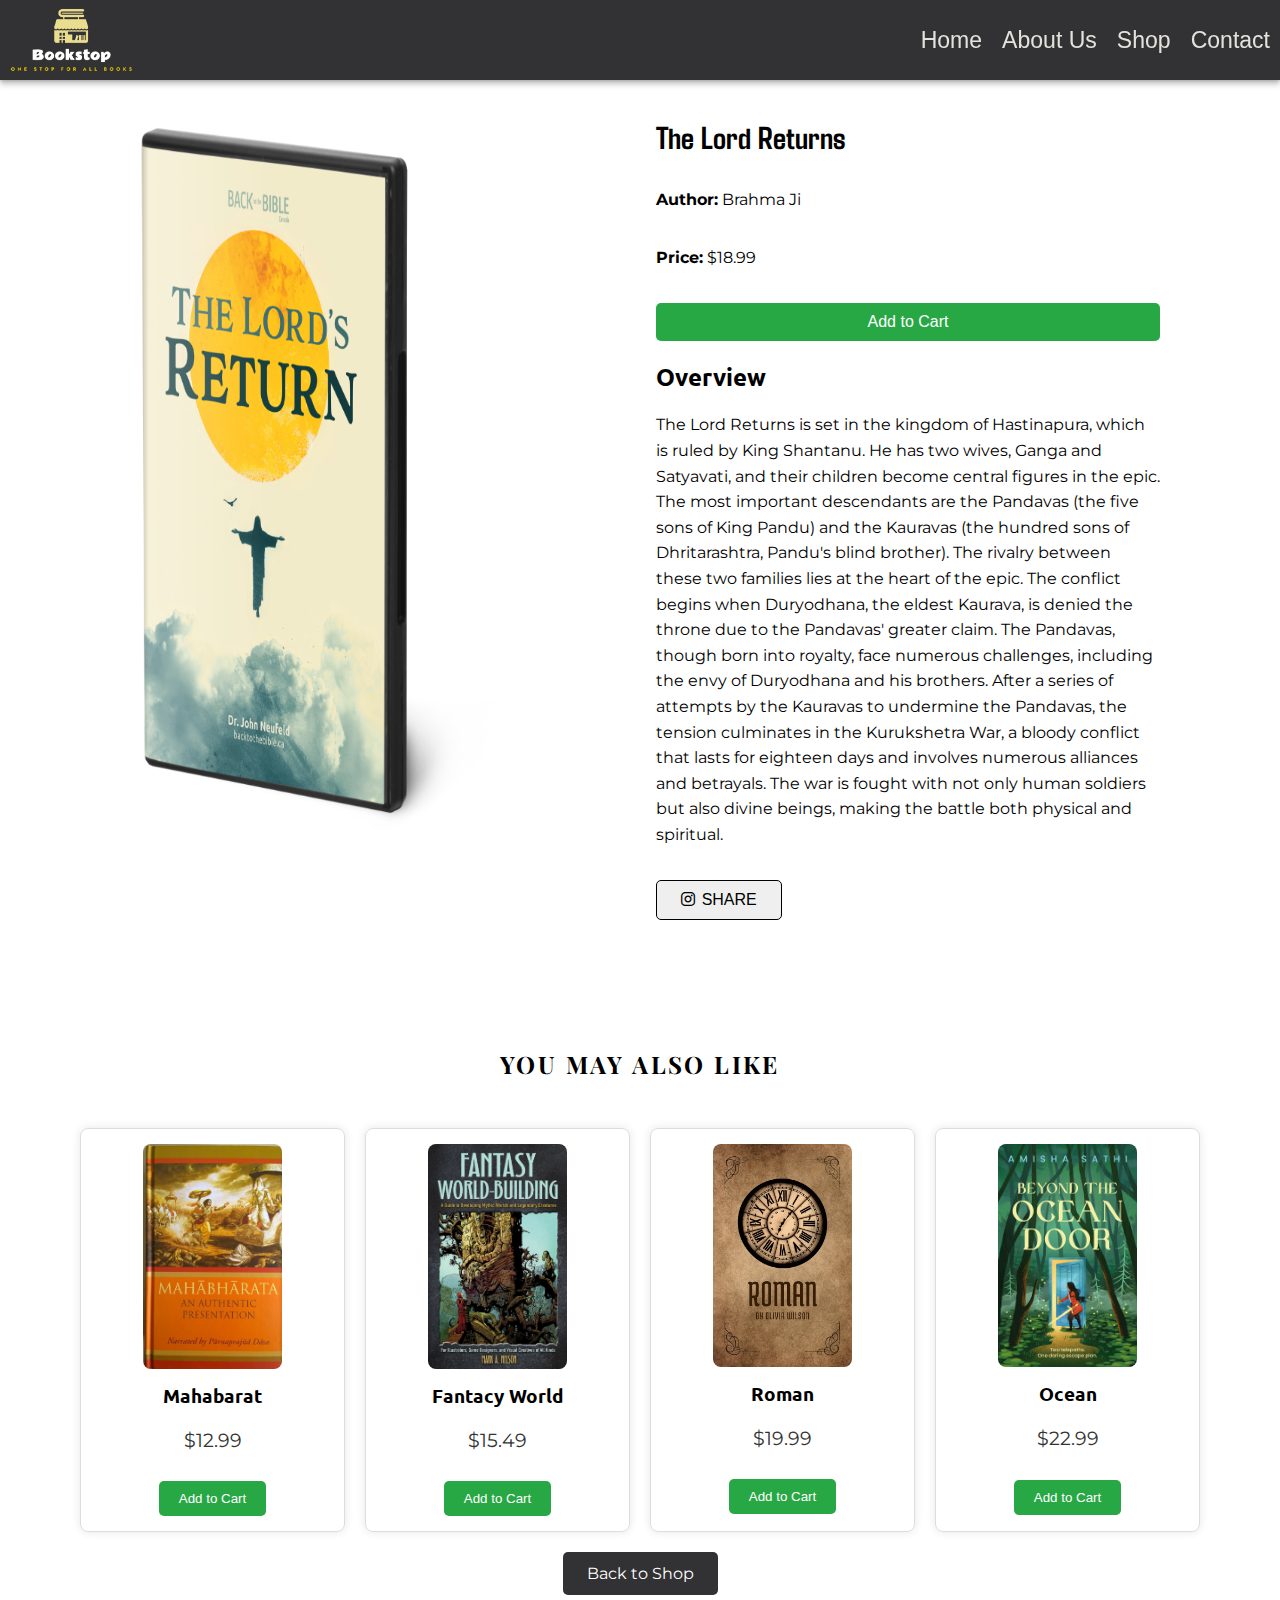
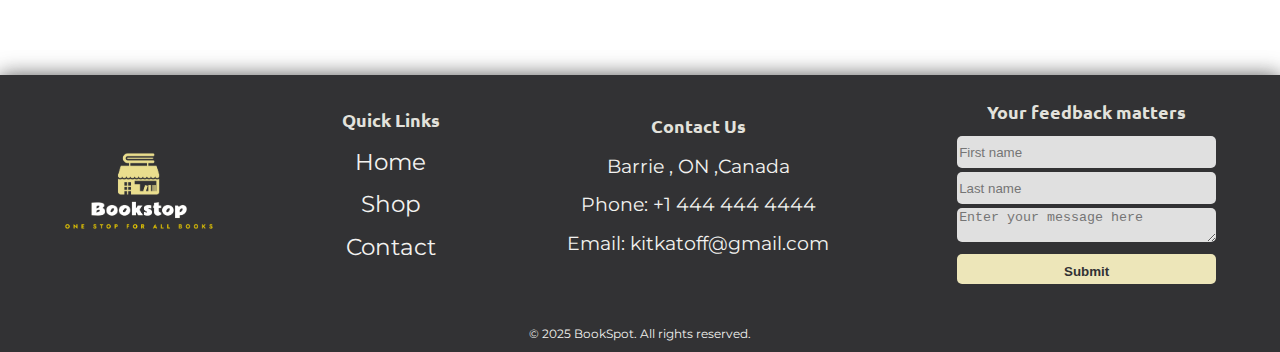
<file: product3.html>
<!DOCTYPE html>
<html lang="en">
    <head>
        <!-- required metadata-->
        <meta charset="utf-8">
        <meta name="viewport" content="width = device-width , initial-scaled =1">
        <meta name="description" content="Fantacy Book">
        <meta name="robots" content="noindex,nofollow">
        <title> The Lord Returns- The history speaks </title>
        <!-- Css -->
        <link rel="stylesheet" href="./css/style.css">
        <!-- External font for styling html -->
        <link href="https://cdnjs.cloudflare.com/ajax/libs/font-awesome/6.0.0-beta3/css/all.min.css" rel="stylesheet">
        <link rel="preconnect" href="https://fonts.googleapis.com">
        <link rel="preconnect" href="https://fonts.gstatic.com" crossorigin>
        <link href="https://fonts.googleapis.com/css2?family=Agdasima:wght@400;700&family=Montserrat:ital,wght@0,100..900;1,100..900&family=Permanent+Marker&family=Playfair+Display:ital,wght@0,400..900;1,400..900&family=Ubuntu:ital,wght@0,300;0,400;0,500;0,700;1,300;1,400;1,500;1,700&display=swap" rel="stylesheet">
        
        <!-- Javascript and jquery-->
        <script src="https://code.jquery.com/jquery-3.7.0.min.js" integrity="sha256-2Pmvv0kuTBOenSvLm6bvfBSSHrUJ+3A7x6P5Ebd07/g=" crossorigin="anonymous"></script>
        <script type="text/javascript" src="./js/script.js"></script>
     </head>
<body>

   <!-- This is header section for the website -->
   <header>
    <div class="desktop-nav">
    <!-- logo  -->
    <div>
       <a href="index.html"><img src="./img/bookstop-logo.png" alt="bookstore logo"></a>
    </div>
    <!-- this is navigation bar of the header -->
    <nav>
       <menu>
          <li><a href="index.html">Home</a></li>
          <li><a href="about.html">About Us</a></li>
          <li><a href="shop.html">Shop</a></li>
          <li><a href="contact.html">Contact</a></li>
       </menu>
    </nav>
  </div>
  <div class="mobile-nav">
    <div>
      <a href="index.html"><img src="./img/bookstop-logo.png" alt="bookstore logo" /></a>
    </div>
    <div id="hamburger">
      <i class="fa-solid fa-bars"></i>
    </div>
    <nav id="mobileMenu">
      <menu>
        <li><a href="index.html">Home</a></li>
        <li><a href="about.html">About Us</a></li>
        <li><a href="shop.html">Shop</a></li>
        <li><a href="contact.html">Contact</a></li>
      </menu>
    </nav>
  </div>  
 </header>
 <main>
  <section class="product-detail">
    <div class="product-detail-grid">
      <div class="product-image">
        <img src="./img/Lord-Return.png" alt="The Eternal Light" />
      </div>
      <div class="product-info">
        <h1>The Lord Returns</h1>
        <p><strong>Author:</strong> Brahma Ji</p>
        <p><strong>Price:</strong> $18.99</p>
        <button class="add-to-cart">Add to Cart</button>
        <div class="overview">
          <h2>Overview</h2>
        <p class="desc">
          The Lord Returns is set in the kingdom of Hastinapura, which is ruled by King Shantanu. He has two wives, Ganga and Satyavati, and their children become central figures in the epic. The most important descendants are the Pandavas (the five sons of King Pandu) and the Kauravas (the hundred sons of Dhritarashtra, Pandu's blind brother). The rivalry between these two families lies at the heart of the epic.
  
          The conflict begins when Duryodhana, the eldest Kaurava, is denied the throne due to the Pandavas' greater claim. The Pandavas, though born into royalty, face numerous challenges, including the envy of Duryodhana and his brothers. After a series of attempts by the Kauravas to undermine the Pandavas, the tension culminates in the Kurukshetra War, a bloody conflict that lasts for eighteen days and involves numerous alliances and betrayals. The war is fought with not only human soldiers but also divine beings, making the battle both physical and spiritual.
        </p>
        </div>
        <button class="share-btn"><i class="fa-brands fa-instagram"></i>Share</button>
      </div>
    </div>
  </section>
  <!-- You may also like section -->

  <section class="related-products">
    <h2>You may also like</h2>
    <div class="related-products-grid">
      <div class="related-product-card">
        <img src="./img/mahabarata.jpg" alt="Mahabarat" />
        <h3>Mahabarat</h3>
        <p>$12.99</p>
        <button>Add to Cart</button>
      </div>
      <div class="related-product-card">
        <img src="./img/fantacy-world.jpg" alt="Fantacy World" />
        <h3>Fantacy World</h3>
        <p>$15.49</p>
        <button>Add to Cart</button>
      </div>
      <div class="related-product-card">
        <img src="./img/book.jpg" alt="Roman" />
        <h3>Roman</h3>
        <p>$19.99</p>
        <button>Add to Cart</button>
      </div>
      <div class="related-product-card">
        <img src="./img/book-2.jpg" alt="Ocean and the world" />
        <h3>Ocean</h3>
        <p>$22.99</p>
        <button>Add to Cart</button>
      </div>
    </div>
    <div class="back-to-shop">
      <a href="shop.html" class="back-btn">Back to Shop</a>
    </div>
  </section>
  
</main>
  <!-- footer with all the detials -->
  <footer>
    <div>
      <div>
        <img src="./img/bookstop-logo.png" alt="bookstop logo">
      </div>
      <div>
        <h3>Quick Links</h3>
          <p><a href="#">Home</a></p>
          <p><a href="#">Shop</a></p>
          <p><a href="#">Contact</a></p>
      </div>  
      <div>
        <h3>Contact Us</h3>
          <p>Barrie , ON ,Canada</p>
          <p>Phone: +1 444 444 4444</p>
          <p>Email: kitkatoff@gmail.com</p>
      </div>
      <div>
        <!-- feedback form -->
        <h3>Your feedback matters</h3>
        <form action="#" enctype="multipart/form-data">
          <input type="text" placeholder="First name" required>
          <input type="text" placeholder="Last name" required>
          <textarea name="area" cols="30" rows="2" placeholder="Enter your message here" required></textarea>
          <input type="submit" value="Submit">
        </form>
      </div>
    </div>
    <div class="footer-copyright">
      <p>&copy; 2025 BookSpot. All rights reserved.</p>
    </div>
  </footer>
</body>
</html>
</file>
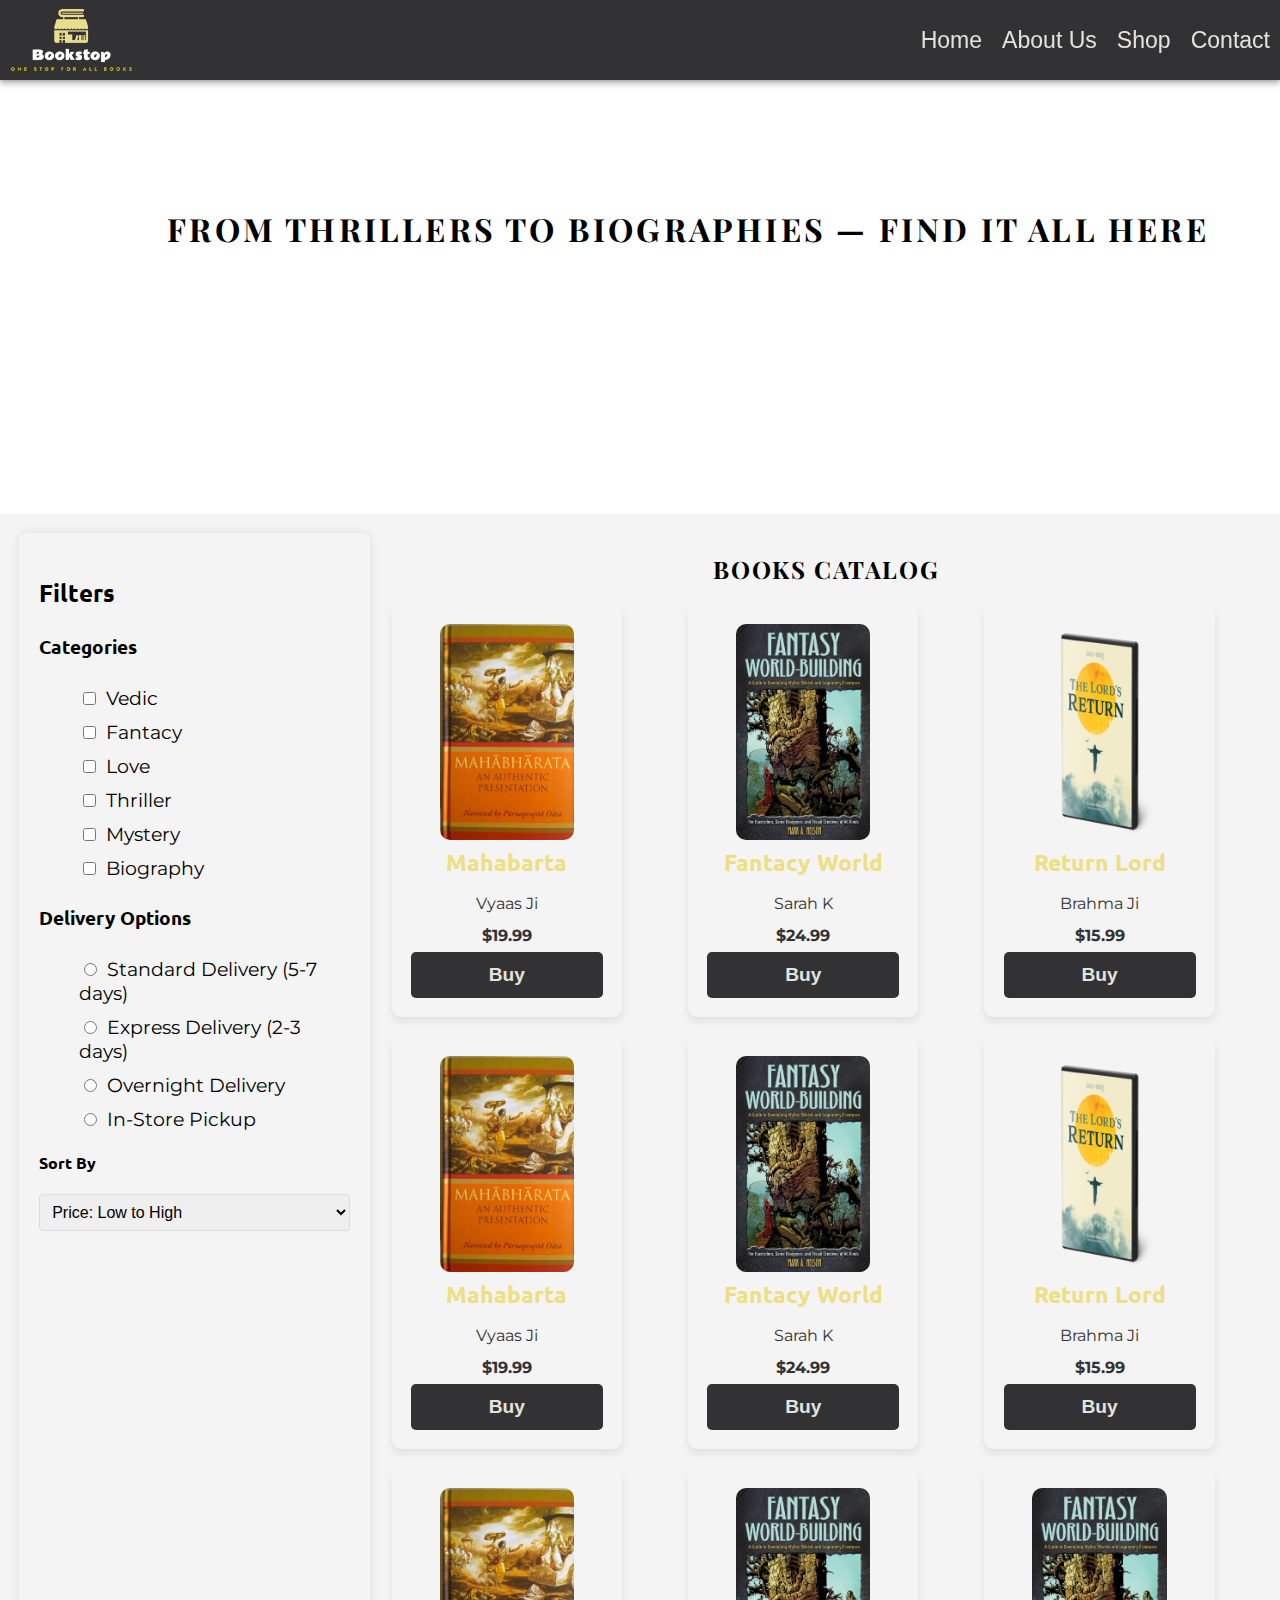
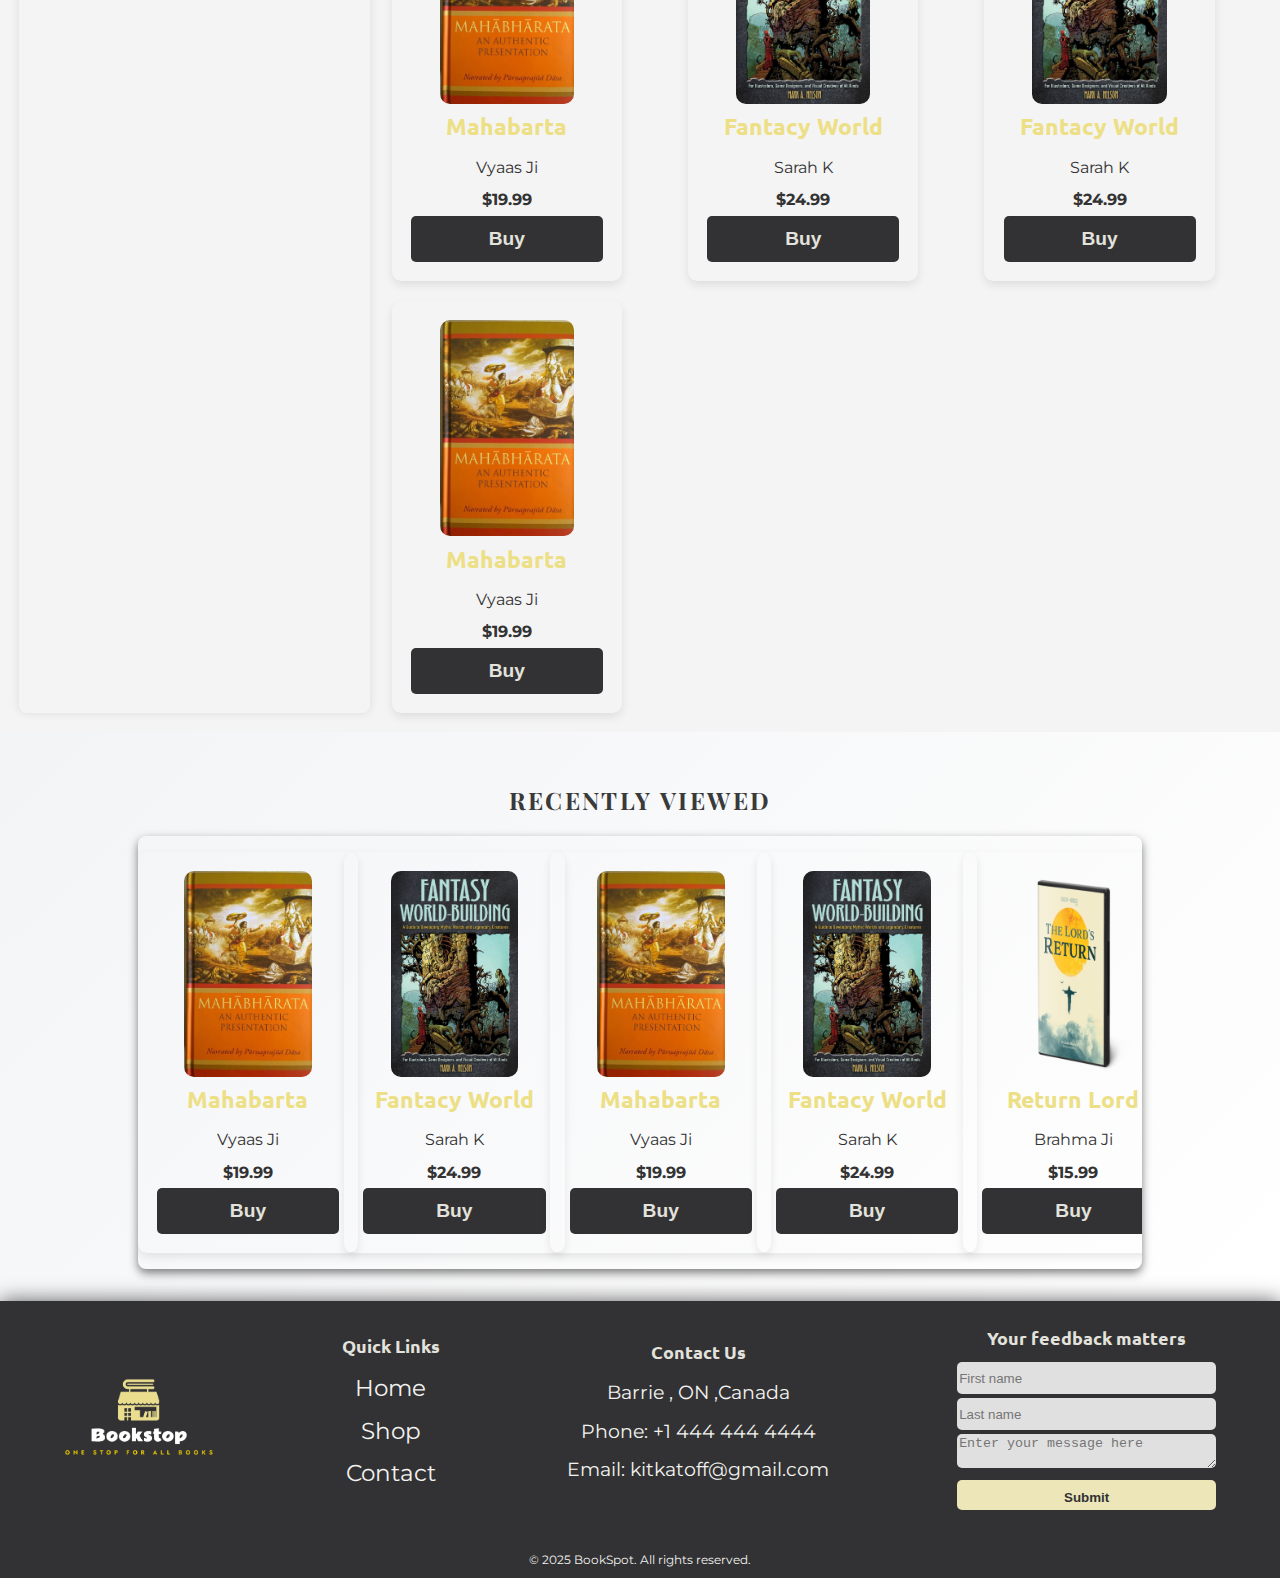
<file: shop.html>
<!DOCTYPE html>
<html lang="en">
   <head>
      <!-- required metadata-->
      <meta charset="utf-8">
      <meta name="viewport" content="width = device-width , initial-scaled =1">
      <meta name="description" content="Shop Bookstop">
      <meta name="robots" content="noindex,nofollow">
      <title> Shop Page </title>
      <!-- Css -->
      <link rel="stylesheet" href="./css/style.css">
      <!-- External font for styling html -->
      <link href="https://cdnjs.cloudflare.com/ajax/libs/font-awesome/6.0.0-beta3/css/all.min.css" rel="stylesheet">
      <link rel="preconnect" href="https://fonts.googleapis.com">
      <link rel="preconnect" href="https://fonts.gstatic.com" crossorigin>
      <link href="https://fonts.googleapis.com/css2?family=Agdasima:wght@400;700&family=Montserrat:ital,wght@0,100..900;1,100..900&family=Permanent+Marker&family=Playfair+Display:ital,wght@0,400..900;1,400..900&family=Ubuntu:ital,wght@0,300;0,400;0,500;0,700;1,300;1,400;1,500;1,700&display=swap" rel="stylesheet">
      <!-- Javascript and jquery-->
      <script src="https://code.jquery.com/jquery-3.7.0.min.js" integrity="sha256-2Pmvv0kuTBOenSvLm6bvfBSSHrUJ+3A7x6P5Ebd07/g=" crossorigin="anonymous"></script>
      <script type="text/javascript" src="./js/script.js"></script>
   </head>
   <body>
      <!-- This is header section for the website -->
      <header>
         <div class="desktop-nav">
            <!-- logo  -->
            <div>
               <a href="index.html"><img src="./img/bookstop-logo.png" alt="bookstore logo"></a>
            </div>
            <!-- this is navigation bar of the header -->
            <nav>
               <menu>
                  <li><a href="index.html">Home</a></li>
                  <li><a href="about.html">About Us</a></li>
                  <li><a href="shop.html">Shop</a></li>
                  <li><a href="contact.html">Contact</a></li>
               </menu>
            </nav>
         </div>
         <div class="mobile-nav">
            <div>
              <a href="index.html"><img src="./img/bookstop-logo.png" alt="bookstore logo" /></a>
            </div>
            <div id="hamburger">
              <i class="fa-solid fa-bars"></i>
            </div>
            <nav id="mobileMenu">
              <menu>
                <li><a href="index.html">Home</a></li>
                <li><a href="about.html">About Us</a></li>
                <li><a href="shop.html">Shop</a></li>
                <li><a href="contact.html">Contact</a></li>
              </menu>
            </nav>
         </div>
      </header>
      <main>
         <!-- masthead -->
         <section class="shop-masthead">
            <h1>From thrillers to biographies — find it all here</h1>
         </section>
         <section class="shop-page">
            <div class="shop-container">
               <!-- Left Side -->
               <div class="shop-filters">
                  <h3>Filters</h3>
                  <!-- Categories Section -->
                  <div class="filter-category" id="filters">
                     <h4>Categories</h4>
                     <ul>
                        <li><input type="checkbox" id="fiction" name="category" value="vedic"><label for="Vedic">Vedic</label></li>
                        <li><input type="checkbox" id="fantacy" name="category" value="fantacy"><label for="fantacy">Fantacy</label></li>
                        <li><input type="checkbox" id="romance" name="category" value="love"><label for="love">Love</label></li>
                        <li><input type="checkbox" id="thriller" name="category" value="thriller"><label for="thriller">Thriller</label></li>
                        <li><input type="checkbox" id="mystery" name="category" value="mystery"><label for="mystery">Mystery</label></li>
                        <li><input type="checkbox" id="biography" name="category" value="biography"><label for="biography">Biography</label></li>
                     </ul>
                  </div>
                  <!-- Delivery Options Section -->
                  <div class="filter-delivery">
                     <h4>Delivery Options</h4>
                     <ul>
                        <li><input type="radio" id="standard" name="delivery" value="standard"><label for="standard">Standard Delivery (5-7 days)</label></li>
                        <li><input type="radio" id="express" name="delivery" value="express"><label for="express">Express Delivery (2-3 days)</label></li>
                        <li><input type="radio" id="overnight" name="delivery" value="overnight"><label for="overnight">Overnight Delivery</label></li>
                        <li><input type="radio" id="pickup" name="delivery" value="pickup"><label for="pickup">In-Store Pickup</label></li>
                     </ul>
                  </div>
                  <!-- Sort By Section -->
                  <div class="filter-sort">
                     <h4>Sort By</h4>
                     <select>
                        <option value="price-low-to-high">Price: Low to High</option>
                        <option value="price-high-to-low">Price: High to Low</option>
                        <option value="newest">Newest Arrivals</option>
                        <option value="best-sellers">Best Sellers</option>
                        <option value="rating">Customer Rating</option>
                     </select>
                  </div>
               </div>
               <!-- Right Side: Products -->
               <div class="shop-products">
                  <h2>Books Catalog</h2>
                  <div class="product-grid">
                     <!-- Featured Product 1 -->
                     <a href="product1.html">
                        <div class="featured-item" data-tags="vedic">
                           <img src="./img/mahabarata.jpg" alt="The lord returns">
                           <h3>Mahabarta</h3>
                           <p>Vyaas Ji</p>
                           <p class="price">$19.99</p>
                           <button>Buy</button>
                        </div>
                     </a>
                     <!-- Featured Product 2 -->
                     <a href="product2.html">
                        <div class="featured-item" data-tags="fantacy">
                           <img src="./img/fantacy-world.jpg" alt="Journey Through Time">
                           <h3>Fantacy World</h3>
                           <p>Sarah K</p>
                           <p class="price">$24.99</p>
                           <button>Buy</button>
                        </div>
                     </a>
                     <!-- Featured Product 3 -->
                     <a href="product3.html">
                        <div class="featured-item" data-tags="vedic">
                           <img src="./img/Lord-Return.png" alt="Science of Nature">
                           <h3>Return Lord</h3>
                           <p>Brahma Ji</p>
                           <p class="price">$15.99</p>
                           <button>Buy</button>
                        </div>
                     </a>
                     <!-- Featured Product 4 -->
                     <a href="product1.html">
                        <div class="featured-item" data-tags="vedic">
                           <img src="./img/mahabarata.jpg" alt="The lord returns">
                           <h3>Mahabarta</h3>
                           <p>Vyaas Ji</p>
                           <p class="price">$19.99</p>
                           <button>Buy</button>
                        </div>
                     </a>
                     <!-- Featured Product 5 -->
                     <a href="product2.html">
                        <div class="featured-item" data-tags="fantacy">
                           <img src="./img/fantacy-world.jpg" alt="Journey Through Time">
                           <h3>Fantacy World</h3>
                           <p>Sarah K</p>
                           <p class="price">$24.99</p>
                           <button>Buy</button>
                        </div>
                     </a>
                     <!-- Featured Product 6 -->
                     <a href="product3.html">
                        <div class="featured-item" data-tags="vedic">
                           <img src="./img/Lord-Return.png" alt="Science of Nature">
                           <h3>Return Lord</h3>
                           <p>Brahma Ji</p>
                           <p class="price">$15.99</p>
                           <button>Buy</button>
                        </div>
                     </a>
                     <a href="product1.html">
                        <div class="featured-item" data-tags="vedic thriller">
                           <img src="./img/mahabarata.jpg" alt="The lord returns">
                           <h3>Mahabarta</h3>
                           <p>Vyaas Ji</p>
                           <p class="price">$19.99</p>
                           <button>Buy</button>
                        </div>
                     </a>
                     <a href="product2.html">
                        <div class="featured-item" data-tags="fantacy love">
                           <img src="./img/fantacy-world.jpg" alt="Journey Through Time">
                           <h3>Fantacy World</h3>
                           <p>Sarah K</p>
                           <p class="price">$24.99</p>
                           <button>Buy</button>
                        </div>
                     </a>
                     <a href="product2.html">
                        <div class="featured-item" data-tags="fantacy mystery">
                           <img src="./img/fantacy-world.jpg" alt="Journey Through Time">
                           <h3>Fantacy World</h3>
                           <p>Sarah K</p>
                           <p class="price">$24.99</p>
                           <button>Buy</button>
                        </div>
                     </a>
                     <a href="product1.html">
                        <div class="featured-item" data-tags="vedic thriller mystery">
                           <img src="./img/mahabarata.jpg" alt="The lord returns">
                           <h3>Mahabarta</h3>
                           <p>Vyaas Ji</p>
                           <p class="price">$19.99</p>
                           <button>Buy</button>
                        </div>
                     </a>
                  </div>
               </div>
            </div>
         </section>
         <!-- Recently viewed book card in scroll bar  -->
         <section class="featured-books">
            <h2>Recently viewed</h2>
            <div class="featured-scroll-container">
            <!-- <button class="scroll-left"><i class="fa fa-chevron-left"></i></button> -->
            <a href="product1.html">
                <div class="featured-item">
                   <img src="./img/mahabarata.jpg" alt="The lord returns">
                   <h3>Mahabarta</h3>
                   <p>Vyaas Ji</p>
                   <p class="price">$19.99</p>
                   <button>Buy</button>
                </div>
             </a>
             <a href="product2.html">
                <div class="featured-item">
                   <img src="./img/fantacy-world.jpg" alt="Journey Through Time">
                   <h3>Fantacy World</h3>
                   <p>Sarah K</p>
                   <p class="price">$24.99</p>
                   <button>Buy</button>
                </div>
             </a>
            <a href="product1.html">
                <div class="featured-item">
                   <img src="./img/mahabarata.jpg" alt="The lord returns">
                   <h3>Mahabarta</h3>
                   <p>Vyaas Ji</p>
                   <p class="price">$19.99</p>
                   <button>Buy</button>
                </div>
             </a>
             <a href="product2.html">
                <div class="featured-item">
                   <img src="./img/fantacy-world.jpg" alt="Journey Through Time">
                   <h3>Fantacy World</h3>
                   <p>Sarah K</p>
                   <p class="price">$24.99</p>
                   <button>Buy</button>
                </div>
             </a>
             <a href="product3.html">
                <div class="featured-item">
                   <img src="./img/Lord-Return.png" alt="Science of Nature">
                   <h3>Return Lord</h3>
                   <p>Brahma Ji</p>
                   <p class="price">$15.99</p>
                   <button>Buy</button>
                </div>
             </a>
            <a href="product1.html">
                <div class="featured-item">
                   <img src="./img/mahabarata.jpg" alt="The lord returns">
                   <h3>Mahabarta</h3>
                   <p>Vyaas Ji</p>
                   <p class="price">$19.99</p>
                   <button>Buy</button>
                </div>
             </a>
             <a href="product2.html">
                <div class="featured-item">
                   <img src="./img/fantacy-world.jpg" alt="Journey Through Time">
                   <h3>Fantacy World</h3>
                   <p>Sarah K</p>
                   <p class="price">$24.99</p>
                   <button>Buy</button>
                </div>
             </a>
             <a href="product3.html">
                <div class="featured-item">
                   <img src="./img/Lord-Return.png" alt="Science of Nature">
                   <h3>Return Lord</h3>
                   <p>Brahma Ji</p>
                   <p class="price">$15.99</p>
                   <button>Buy</button>
                </div>
             </a>
             <a href="product2.html">
                <div class="featured-item">
                   <img src="./img/fantacy-world.jpg" alt="Journey Through Time">
                   <h3>Fantacy World</h3>
                   <p>Sarah K</p>
                   <p class="price">$24.99</p>
                   <button>Buy</button>
                </div>
             </a>
             <a href="product3.html">
                <div class="featured-item">
                   <img src="./img/Lord-Return.png" alt="Science of Nature">
                   <h3>Return Lord</h3>
                   <p>Brahma Ji</p>
                   <p class="price">$15.99</p>
                   <button>Buy</button>
                </div>
             </a>
         </section>
      </main>
      <footer>
         <div>
            <div>
               <img src="./img/bookstop-logo.png" alt="bookstop logo">
            </div>
            <div>
               <h3>Quick Links</h3>
               <p><a href="#">Home</a></p>
               <p><a href="#">Shop</a></p>
               <p><a href="#">Contact</a></p>
            </div>
            <div>
               <h3>Contact Us</h3>
               <p>Barrie , ON ,Canada</p>
               <p>Phone: +1 444 444 4444</p>
               <p>Email: kitkatoff@gmail.com</p>
            </div>
            <div>
               <!-- feedback form -->
               <h3>Your feedback matters</h3>
               <form action="#" enctype="multipart/form-data">
                  <input type="text" placeholder="First name" required>
                  <input type="text" placeholder="Last name" required>
                  <textarea name="area" cols="30" rows="2" placeholder="Enter your message here" required></textarea>
                  <input type="submit" value="Submit">
               </form>
            </div>
         </div>
         <div class="footer-copyright">
            <p>&copy; 2025 BookSpot. All rights reserved.</p>
         </div>
      </footer>
   </body>
</html>
</file>
<file: css/style.css>
/*  Global styling  */

html, body {
	overflow-x: hidden;
  }
body {
	margin: 0;
	padding: 0;
}

html {
	margin: 0px;
	padding: 0px;
	scroll-behavior: smooth;
}

/*  set the text properties */
h1 {
	font-family: 'Agdasima', sans-serif;
}

h2,
h3,
h4,
h5,
h6 {
	font-family: 'Ubuntu', sans-serif;
}

p,
a,
li,
span {
	font-size: 1.2em;
	font-family: 'Montserrat', sans-serif;
	text-decoration: none;
}


/*  css for header */
.desktop-nav {
	top: 0;
	left: 0;
	z-index: 999;
	position: fixed;
	display: flex;
	align-items: center;
	justify-content: space-between;
	height: 80px;
	background-color: #323234 ;
	width: 100%;
	box-shadow: 0 4px 6px rgba(0, 0, 0, 0.25), 0 1px 3px rgba(0, 0, 0, 0.15);
	transition: all .25s linear;
}

.desktop-nav div {
	width: auto;
	height: 80%;
	flex-grow: 1;
	padding: 10px;
}

.desktop-nav div img {
	width: auto;
	height: 100%;
}


.desktop-nav menu {
	display: flex;
	margin: 0;
	padding: 0;
	list-style: none;
}

.desktop-nav menu li {
	padding: 0 10px;
}

.desktop-nav>nav>menu>li>a {
	font-family: 'Permanent marker', sans-serif;
}

.desktop-nav menu li a {
	color: #E3E2DC ;
}

.desktop-nav>nav>menu>li>a:nth-child(1):hover {
	border-bottom: 3px solid #E3E2DC;
}

/* when scroll > 400 */
.scrollHeader {
	height: 50px;
	background-color: #323234;
}

.scrollHeader a {
	color: #E3E2DC;
}

.scrollHeader a:nth-child(1):hover {
	border-bottom: 3px solid #E3E2DC;
}

.desktop-nav a:hover, .desktop-nav a:active{
	color: #EDE6B9;
  }
  .mobile-nav{display: none;}
  
  /* Mobile Nav */
  @media screen and (max-width: 768px){
	.desktop-nav{display: none;}
	.mobile-nav{
		display: flex;
		align-items: center;
		justify-content: space-between;
		height: 115px;
		background-color: #323234 ;
		padding: 0 1rem;
		position: fixed;
		width: 100%;
		z-index: 6;
	}
	.mobile-nav div:nth-child(1){
		flex-grow: 1;
		height: 80px;
		padding: 10px;
	  }
	  
	.mobile-nav div:nth-child(1) a img {
		width: auto;
		height: 100%;
    }
	.mobile-nav div:nth-child(2){
		width: 50px;
		font-size: 1.5rem;
		padding: 10px;
		cursor: pointer;
		color: white;
	  }  

	/* Hidden menu */
	#mobileMenu {
		display: none;
		background-color: #323234;
		position: fixed;
		top: 115px; /* below the header */
		left: 0;
		width: 100%;
		height: 100vh;
		z-index: 999;
		padding-top: 150px;
	  }
	#mobileMenu menu {
		list-style: none;
		padding: 0;
		margin: 0;
		display: flex;
		flex-direction: column;
		text-align: center;
		gap: 5rem;
	}  

	#mobileMenu menu li a {
		text-decoration: none;
		color: #fff;
		font-size: 1.2rem;
		transition: color 0.3s;
		font-weight: bold;
	}

	.fa-xmark:hover{
		color: #f0e180;
	}
  
	#mobileMenu menu li a:hover {
		color: #f0e180;
	  }
	

  }

/* css for landing page(index) */
/* Masthead book */
.masthead {
    position: relative;
    width: 100%;
    height: 100vh;   
    display: flex;
    justify-content: center;   
    align-items: center;       
    overflow: hidden;
}

.masthead img {
    width: 100%;
    height: 100%;
    object-fit: cover;
    position: absolute;  
    top: 0;
    left: 0;
    z-index: -1;  
}

.masthead::before {
    content: '';
    position: absolute;
    top: 0;
    left: 0;
    width: 100%;
    height: 100%;
    background-color: rgba(50, 50, 52, 0.6); 
    z-index: 0; 
}

.masthead-container {
    position: relative;  
    z-index: 5;  
    color: white;
    text-align: center;
    padding: 2rem;
    width: 100%;
    /* max-width: 800px;   */
}

.masthead-container h1 {
	color: white;
    font-size: 3rem;
    margin-bottom: 1rem;
    font-family: 'Playfair Display', serif;  
	text-transform: uppercase;
}

.masthead-container p {
	color: white;
    font-size: 1.25rem;
    font-family: 'Roboto', sans-serif; 
}



.masthead-container button {
    background-color: #EDE6B9;
    color: black;
    padding: 0.75rem 2rem;
    font-size: 1rem;
    border: none;
    border-radius: 0.25rem;
    cursor: pointer;
    margin-top: 2rem;
	transition: background-color 0.4s ease,;
}

.masthead-container button i {
    margin-left: 0.5rem; /* Space between the text and icon */
}

.index-masthead button:hover {
    background-color: #eddf85;
	color: black;
}

/* animation to move the button downwards */
@keyframes btn-move-down {
	0% {
		transform: translateY(0);
	}

	50% {
		transform: translateY(0.3rem);
	}

	100% {
		transform: translateY(0);
	}
}

.masthead button i {
	animation: btn-move-down 1.3s ease-in-out infinite;
}

/* Responsive adjustments for masthead in all the pages where masthead is used */
@media (max-width: 768px) {
    .masthead-container h1 {
        font-size: 2rem;
    }
    .masthead-container p {
        font-size: 1rem;
    }
	.index-masthead button {
        font-size: 0.6rem;
        padding: 0.75rem 1.5rem;
    }

	.about-us-masthead img {
        height: 50vh;  
        object-fit: cover;  
    }
}


/* featured books section */

.featured-books {
    text-align: center;
    padding: 2rem 2rem;   
    background: linear-gradient(135deg, #f3f4f6, #ffffff);
    width: 100%;
    margin: 0 auto;
    box-sizing: border-box;
  }

.featured-books h2{
	font-family: 'Playfair Display', serif;
    text-transform: uppercase;
    letter-spacing: .1em;
	color: #3a3a3a;
}

.featured-books .featured-scroll-container {
    display: flex;
    overflow-x: auto;
    scroll-snap-type: x mandatory;
    gap: 1.5rem;  
    padding: 1rem;
    box-shadow: 0px 4px 10px rgba(0, 0, 0, 0.5);
    scroll-behavior: smooth;
	width: 80%;
	margin: 0 auto;
	border-radius: 0.5rem;
}
  
  /* Hide scroll bar */
.featured-scroll-container::-webkit-scrollbar {
    display: none; 
}


.featured-scroll-container {
    -ms-overflow-style: none;
    scrollbar-width: none;
}



.featured-item{
    /* background-color: #fff; */
	cursor: pointer;
	border-radius: 0.6rem;
	padding: 1.2rem;
	box-shadow: 0px 4px 10px rgba(0, 0, 0, 0.09);
	text-align:left;
	height: auto;
	width: 100%;
	max-width: 12rem;
    flex-shrink: 0;  
    scroll-snap-align: start; 
	min-width: 9rem;
	display: flex;         
    flex-direction: column;  
    align-items: center; 
}

.price {
    font-size: 1.2rem; 
    font-weight: bold;
  }

.featured-item img {
	width: 70%;
	height: auto;
	border-radius: 10px;
	/* margin-bottom: 15px; */

}

.featured-item h3 {
	font-size: 1.2em;
    line-height: 0;
	color: #eddf85;
	/* margin-bottom: 10px; */
}


.featured-item p {
	font-size: 0.85em;
    line-height: 0;
	color: #333;
}

/* Hover effect on each product */
.featured-item:hover {
	box-shadow: 0px 8px 15px rgba(0, 0, 0, 0.6);

	transition: all 0.4s ease;
}

.featured-item button {
	background-color: #323234;
	color: #E3E2DC;
	border: none;
	padding: 12px 20px;
	font-size: 1em;
	font-weight: bold;
	border-radius: 5px;
	width: 100%;
	transition: background-color 0.4s ease;
}

.featured-item button:hover {
	background-color: #EDE6B9;
	cursor: pointer;
	color: black;
	transform: scale(1);
}

@media (max-width: 768px) {
	.featured-item img {
		width: 40%;
	}
}


/* top seller section with svg effect */

.topSellers {
	text-align: center;
	padding: 1rem;
	background-color: #e5e3e1;
}

.topSellers h2 {
	font-family: 'Playfair Display', serif;
	font-size: 2rem;
	color: #3a3a3a;
	text-transform: uppercase;
    letter-spacing: .1em;
}

.topSellers-container p {
	font-size: 1rem;
	color: #3a3a3a ;
	margin-top: 0.5rem;
	font-weight: 500;
	text-align: left;
}

.topSellers-container .price{
	margin-top: 0;
}

.topSellers-container {
	display: flex;
    flex-direction: row;
	justify-content: center;
	align-items: center;
	gap: 30px;
	/* flex-wrap: wrap; */
	
}

.topSellers-container div {
	background-color: white;
	position: relative;
	display: flex;
	flex-direction: column;
	align-items: center;
	text-align: center;
    height: auto;
    width: 100%;
    max-width: 15%;   
    flex-grow: 1; 
    
}


.topSellers-container div p{
    padding: 0.4rem;
	font-size: 1rem;
	font-weight: bold;
	
}
.topSellers-container button {
    background-color: #323234;  
    color: #E3E2DC;                
    border: none;              
    padding: 10px 20px;         
    font-size: 1rem;             
    cursor: pointer;           
    border-radius: 5px;        
    transition: background-color 0.3s ease; 
	margin: 0 auto;
	z-index: 1;
	margin-bottom: 1rem; 
}

.topSellers-container button:hover{
	background-color: #EDE6B9;
	color: black;
}


.topSellers-container img {
	width: 100%;
	height: auto;
	margin: 0 auto;
}

@media (max-width: 768px) {

	.topSellers h2{
		font-size: 1.5rem;
	}

	.topSellers-container div {

		width: 100%;
		max-width: 30%;   
		 
	}
	
	.topSellers-container{
		flex-direction: column;
	}
}



.topSellers-container span {
	display: inline-flex;
	align-items: center;
}
/* svg effect around best selling images. */
.topSellers-container svg {
	position: absolute;
	height: 100%;
    width: 100%;
	stroke: #000000 ;
}
div.topSellers-container>div rect {
	fill: none;
	stroke-width: 6;
	stroke-dasharray: 422, 0;
	transition: all .50s linear;
}

/* borders to sides to create hover effect */
.topSellers-container>div:hover rect {
	stroke-dasharray: 116, 600 ;
	stroke-dashoffset: 50;
}

/* Button */
.topSellers > .btn a {
	display: inline-block;
	margin-top: 1.5rem;
	padding: 0.8rem 1.5rem;
	font-size: 1rem;
	font-weight: bold;
	color: black;
	background-color: #EDE6B9;
	border-radius: 8px;
	text-decoration: none;
	transition: background-color 0.3s ease-in-out;
}

.topSellers > .btn a:hover {
	background-color: #555;
}

/* Adding animation to the button arrow */
.topSellers .btn  a  span  i {
	text-align: center;
	position: relative;
	animation: btn-move-right 1s alternate infinite linear;
}

/* animation to move the btn to right */
@keyframes btn-move-right {
	0% {
		right: 0;
	}

	50% {
		right: -5px;
	}

	100% {
		right: -10px;
	}
}

.customer-reviews {
	text-align: center;
	background-color: #b8b1a5;
	padding: 1.25rem;
	clip-path: polygon(20% 0%, 80% 0%, 100% 100%, 0% 100%);
}

/* Remove clip-path for screens smaller than 768px */
@media (max-width: 1126px) {
	.customer-reviews {
		clip-path: none;
	}
}

.customer-reviews h2 {
	color: #000000;
	margin-bottom: 0.2rem;
}

.customer-reviews p {
	margin-top: 0; 
}
.review-container {
	display: flex;
	justify-content: center;
	gap: 1.25rem;
}

.review-item {
	background: white;
	padding: 1rem;
	box-shadow: 0px 0.25rem 0.5rem rgba(0, 0, 0, 0.1);
	border-radius: 0.625rem;
	width: 15rem;
}

.review-item:hover {
	border: 5px solid rgb(208, 187, 83);
	transition: all 0.4s ease;
}

.review-btn {
	margin-top: 1.25rem;
	padding: 0.625rem 1.25rem;
	background-color: #EDE6B9;
	color: 323234;
	border: none;
	border-radius: 0.3125rem;
	cursor: pointer;
	font-size: 1rem;
}

.review-btn>i {
	text-align: center;
	position: relative;
	animation: btn-move-right 1s alternate infinite linear;
}

.review-btn:hover {
	border: 5px solid rgb(208, 187, 83);
	transition: all 0.4s ease;
}

/* Newsletter Section */
#newsletter-cta {
    position: relative;
    padding: 40px 20px;
    background-color: #f7f7f7;
    text-align: center;
}

#subscribe-btn {
    background-color: #333; 
    color: white;
    padding: 10px 20px;
    border: none;
    cursor: pointer;
    font-size: 18px;
    border-radius: 5px;
    transition: background-color 0.3s;
}

#subscribe-btn:hover {
    background-color: #555;
}
#newsletter-form input, #newsletter-form button {
    padding: 10px;
    margin: 10px 0;
    width: 80%;
    max-width: 300px;
}

#newsletter-form button{
	background-color: #333; 
	color: white;
	border-radius: 5px;
	transition: background-color 0.3s;
}

#newsletter-form button:hover {
    background-color: #555;
}


/* abous us section */
.about-us{
	padding: 5rem;
}

.about-us h2 {
	font-size: 2rem;
}
.about-us p {
	font-size: 1.15rem;
}
.about-us ul li {
	font-size: 1.5rem;
}

.row-1, .row-2, .row-3 , .row-4{
    display: grid;
    grid-template-columns: 50% 50%;
	gap: 20px;  
    margin-bottom: 2rem;  
	height: 300px;
}

.row-1 div:nth-child(1),
.row-2 div:nth-child(2),
.row-3 div:nth-child(1),
.row-4 div:nth-child(2)
{
	background-size: cover;
    background-position: bottom;
	height: 100%;
	width: 100%;
	margin: auto;
}

.row-1 div:nth-child(2),
.row-2 div:nth-child(1),
.row-3 div:nth-child(2),
.row-4 div:nth-child(1)
{
    padding: 2%;
}
.row-1 div:nth-child(2) p,
.row-2 div:nth-child(1) p,
.row-3 div:nth-child(2) p,
.row-4 div:nth-child(1) p
{
	line-height: 2;
}

.row-1 div:nth-child(2) h2,
.row-2 div:nth-child(1) h2,
.row-3 div:nth-child(2) h2,
.row-4 div:nth-child(1) h2
{
	margin-bottom: 0;
	text-align: center;
}
.row-1 div:nth-child(1){
    background-image: url("../img/abou-us.jpg");
    clip-path: polygon(76% 0, 100% 54% , 76% 100% , 0 100%, 0 0);
}
.row-2 div:nth-child(2){
    background-image: url("../img/mission.jpg");
    clip-path: polygon(100% 0, 100% 100% , 20% 100% , 0 50% , 20% 1%);
}
.row-3 div:nth-child(1){
    background-image: url("../img/story.jpg");
    clip-path: polygon(76% 0, 100% 54% , 76% 100% , 0 100%, 0 0);
}
.row-4 div:nth-child(2){
	background-image: url("../img/why-choose-us.jpg");
    clip-path: polygon(100% 0, 100% 100% , 20% 100% , 0 50% , 20% 1%);
}

.row-4 ul {
    list-style: none;
	line-height: 2;
}

/* Responsive for about us */
@media (max-width: 1104px) {
    .about-us h1 {
        font-size: 2rem;
    }
    .about-us h2 {
        font-size: 1.75rem;
    }
    .about-us p {
        font-size: 1rem;
    }
    .about-us ul li {
        font-size: 1rem;
    }
	.row-1, .row-2, .row-3 , .row-4{
		height: auto;
	}
	.about-us{
		padding: 3rem;
	}

	.row-1 div:nth-child(1),
.row-2 div:nth-child(2),
.row-3 div:nth-child(1),
.row-4 div:nth-child(2)
{
	height: 70%;
}
	
}

/* Meet the Team Section */

.meet-the-team{
	text-align: center;
	display: flex;
	flex-direction: column;
	background-color: #c3c0c0;
}
.meet-the-team > div {
	display: flex;
    padding: 3rem 2rem;
   
}

.meet-the-team h2 {
    font-size: 2.5rem;
    font-weight: bold;
    margin-bottom: 2rem;
    color: #2c3e50;
}


.team-member {
    width: 45%;
	height: auto;
    margin: 1rem;
    background-color:#b0b0b0;
    padding: 1rem;
    border-radius: 8px;
    box-shadow: 0 4px 8px rgba(0, 0, 0, 0.1);
    text-align: center;
    transition: transform 0.3s ease;
}

.team-member:hover {
    transform: translateY(-10px);
}

.team-member img {
    width: 120px;
    height: 120px;
    border-radius: 50%;
    object-fit: cover;
}

.team-member h3 {
    font-size: 1.5rem;
    font-weight: bold;
    color: #34495e;
    margin-bottom: 0.2rem;
}

.team-member p {
    font-size: 1rem;
    color: #000000;
    line-height: 1.5;
}

/* Responsive Styling */
@media (max-width: 768px) {
    .team-member {
        width: 40%;
        margin: 1rem 0;
    }

	.meet-the-team > div {
		display: flex;
		flex-direction: column;
		justify-content: center;
		align-items: center;
		padding: 3rem 2rem;
	   
	}

    .team-member img {
        width: 100px;
        height: 100px;
    }

    .meet-the-team h2 {
        font-size: 2rem;
    }
}

@media screen and (min-width: 768px) and (max-width: 1100px) {
	.meet-the-team > div {
	  flex-direction: row;
	  flex-wrap: wrap;
	  justify-content: center;
	}
  
	.team-member {
	  width: 40%; /* Or 50% with some gap/margin */
	  box-sizing: border-box;
	  margin: 1rem;
	}
  }

/* shop page starts */
/* .masthead {
    position: relative;
    width: 100%;
    height: 100vh;   
    display: flex;
    justify-content: center;   
    align-items: center;       
    overflow-x: hidden;
} */
/* shop-masthead */
/* Masthead */
.shop-masthead {
	padding: 3rem;
    width: 100%;
    height: 40vh;   
    display: flex;
    justify-content: center;   
    align-items: center;       
  }

  .shop-masthead h1{
	font-family: 'Playfair Display', serif;
	letter-spacing: .1em;
	text-transform: uppercase;
	font-size: 2rem;
  }


/* rest masthead is same for shop as it was for index */

/* Shop Page Container */
/* Shop Page Section */
.shop-page {
	margin-top: 3.6rem; 
    padding: 1.2rem;
    background-color: #f4f4f4;
	/* overflow-x: auto; */
}


.shop-container {
    display: flex;
    justify-content: space-between;
    gap: 20px;
	background-color: #f4f4f4;
}


.shop-filters {
    width: 25%;
	/* height: au; */
    /* background-color: #fff; */
    padding: 20px;
    border-radius: 8px;
    box-shadow: 0 0 10px rgba(0, 0, 0, 0.1);
}

.shop-filters h3 {
    font-size: 1.5rem;
    margin-bottom: 15px;
}


/* Categories Section */
.filter-category {
    margin-bottom: 20px;
}

.filter-category h4 {
    font-size: 1.2rem;
}

.filter-category ul li {
	list-style: none;
    margin-bottom: 10px;
}

.filter-category input[type="checkbox"] {
    margin-right: 10px;
}

/* Delivery Options Section */
.filter-delivery {
    margin-bottom: 20px;
}

.filter-delivery h4 {
    font-size: 1.2rem;
}

.filter-delivery ul li {
	list-style: none;
    margin-bottom: 10px;
}

.filter-delivery input[type="radio"] {
    margin-right: 10px;
}

/* Sort By Section */
.filter-sort select {
    width: 100%;
    padding: 8px;
    font-size: 1rem;
    border: 1px solid #ddd;
    border-radius: 4px;
}

/* Right Side: Products */
.shop-products {
    width: 70%;
	text-align: center;
}

.shop-products h2{
	font-family: 'Playfair Display', serif; 
	letter-spacing: 0.1rem;
	text-transform: uppercase;
}


/* Product Grid autofill makes it self responsive*/
.product-grid {
    display: grid;
    grid-template-columns: repeat(auto-fill, minmax(220px, 1fr));
    gap: 20px;
}
/* the featured item is already designed in index section so used it again */



/* Media Queries Responsiveness */
@media (max-width: 768px) {
    .shop-container {
        flex-direction: column;
    }

    .shop-filters {
        width: 100%;
        margin-bottom: 20px;
    }

    .shop-products {
        width: 100%;
    }
	.shop-masthead{
		padding-top: 8rem;
		width: 100%;
		height: 20vh;
	}
	.contact-masthead{
		padding-top: 10rem;
		width: 100%;
	}
	.shop-masthead h1{
		font-size: 1.2rem;

	  }
}

/* contact page */

/* Masthead */
.contact-masthead {
	background-color: #f8f8f8;
	text-align: center;
	padding: 8rem 1rem 2rem;
  }
  .contact-masthead h1 {
	font-size: 2.5rem;
	font-weight: bold;
	margin: 0;
	text-transform: uppercase;
	letter-spacing: 0.1em;
  }
  
   
  .contact-container {
	display: flex;
	gap: 2rem;
	padding: 3rem 2rem;
	max-width: 1200px;
	margin: 0 auto;
	flex-wrap: wrap;
  }
  
  /* Contact Info (Left) */
  .contact-info {
	flex: 1;
	min-width: 280px;
  }
  .contact-info h2,
  .contact-info h3 {
	margin-bottom: 0.5rem;
  }
  .contact-info p {
	margin: 0.5rem 0;
  }
  .social-links {
	margin-top: 1rem;
  }
  .social-links a {
	display: inline-block;
	margin-right: 1rem;
	text-decoration: none;
	color: #ece091;
  }
  
  /* Contact Form*/
  .contact-form {
	flex: 1;
	min-width: 280px;
  }
  .contact-form form {
	display: flex;
	flex-direction: column;
	gap: 1rem;
  }
  .form-group {
	display: flex;
	flex-direction: column;
  }
  .form-group label {
	font-weight: 500;
	margin-bottom: 0.5rem;
  }
  .form-group input,
  .form-group textarea {
	padding: 0.8rem;
	border: 1px solid #ccc;
	border-radius: 5px;
  }
  .contact-form button {
	padding: 0.9rem 1.5rem;
	background-color: #ece091;
	color: black;
	width: fit-content;
	border: none;
	border-radius: 5px;
	cursor: pointer;
  }
  .contact-form button:hover {
	background-color: #555;
  }
  
  /* Responsive contact */
  @media (max-width: 768px) {
	.contact-container {
	  flex-direction: column;
	}
    
	.contact-masthead h1 {
	  font-size: 2rem;
	}
  }
  

  /* pridcut view page */

  .product-detail {
	margin: 2rem auto;
	max-width: 1200px;
	padding: 1rem;
	margin-top: 5rem;
  }
  
  .product-detail-grid {
	display: grid;
	grid-template-columns: 1fr 1fr;  
	gap: 2rem;  
	align-items: start;  
  }
  
  .product-image img {
	max-width: 80%;  
	height: auto;  
	border-radius: 8px;
	transition: transform 0.3s ease, box-shadow 0.3s ease;
    cursor: zoom-in;
  }

  .product-image img:hover {
	transform: scale(1.2);
  }
  
  .product-info {
	display: flex;
	flex-direction: column;
	justify-content: flex-start;  
	padding: 5rem;
	padding-top: 0;
	padding-left: 0;
  }
  
  .product-info h1 {
	font-size: 2rem;
	margin-bottom: 1rem;
  }
  
  .product-info p {
	margin-bottom: 1rem;
	font-size: 1rem;
	line-height: 1.6;
  }
  
  .add-to-cart,
  .share-btn {
	
	color: white;
	border: none;
	padding: 10px 20px;
	border-radius: 5px;
	cursor: pointer;
	font-size: 1rem;
	margin-top: 1rem;
	transition: background-color 0.3s;
  }
  .add-to-cart{
	background-color: #28a745;

  }

  .share-btn{
	width: 25%;
	border: #000000 solid 1px;
	color: black;
	text-transform: uppercase;
  }
  .share-btn i {
	margin-right: 0.4rem;
  }
  
   .add-to-cart:hover{
	background-color: #218838;
  } 
  
  .desc {
	margin-top: 0;
	margin-bottom: 1.5rem;
  }
 
  


  /* Product details - bottom (you may also like) section */

  .related-products {
	/* padding: 20px; */
	margin-bottom: 5rem;
	text-align: center;
  }
  
  .related-products h2 {
	font-size: 1.5rem;
	text-align: center;
	margin-bottom: 3rem;
	text-transform: uppercase;
	font-family: 'Playfair Display', serif;  
	letter-spacing:  .1em;;
  }

 
  
  .related-products-grid {
	display: grid;
	grid-template-columns: repeat(4, 1fr);
	gap: 20px;
	padding: 0 5rem;
  }
  
  .related-product-card {
	justify-items: center;
	/* text-align: c; */
	padding: 15px;
	border: 1px solid #ddd;
	border-radius: 8px;
	box-shadow: 0 0 10px rgba(0, 0, 0, 0.1);
  }
  
  .related-product-card img {
	width: 60%;
	height: auto;
	border-radius: 8px;
	margin: 0 auto;
	transition: filter 0.4 ease,box-shadow 0.4 ease;
  }

  /* dims the image slightly */
  .related-product-card img:hover {
	filter: brightness(0.8); 
	cursor: pointer;
	box-shadow: 0 8px 20px rgba(0, 0, 0, 0.3);
  }
  
  .related-product-card h3 {
	margin: 10px 0;
  }
  
  .related-product-card p {
	font-size: 1.2rem;
	color: #333;
  }
  
  .related-product-card button {
	margin-top: 10px;
	padding: 10px 20px;
	background-color: #28a745;
	color: #fff;
	border: none;
	border-radius: 5px;
	cursor: pointer;
	transition: background-color 0.4s ease;
  }
  
  .related-product-card button:hover {
	background-color: #218838;
  }
  
  .back-to-shop {
	text-align: center;
	margin-top: 20px;
  }
  
  .back-btn {
	display: inline-block;
	padding: 12px 24px;
	font-size: 1rem;
	background-color: #323234;
	color: #fff;
	border-radius: 5px;
	text-decoration: none;
	text-align: center;
  }
  
  .back-btn:hover {
	background-color: #444;
  }

  @media (max-width: 768px) {
	.product-detail-grid {
	  grid-template-columns: 1fr; 
	  justify-items: center; 
	}
	.add-to-cart{
		width:50%
	
	}
  
	.product-image img {
	  width: 50%;  
	}

	.product-image img:hover {
		transform: none;
		cursor: default;
	}
  
	.product-info {
	  padding-top: 1rem; 
	}
	.related-products {
		padding: 0 2rem;  
	  }
	.related-products-grid {
		grid-template-columns: repeat(2, 1fr);  
	  }
  }
  
  

/* Footer */
footer {
	background-color: #323234;
	padding: 15px 0 0 0;
	text-align: center;
	box-shadow: rgba(0, 0, 0, 0.2) 0px -4px 20px 0px, rgba(0, 0, 0, 0.69) 0px 5px 20px 0px;
}

footer>div {
	display: flex;
	justify-content: space-around;
	align-items: center;
	flex-wrap: wrap;
	margin: auto;
}

footer>div>div {
	max-width: 300px;
	padding: 10px;
	margin: 0;

}

footer h3 {
	font-size: 1.5rem;
	margin-top: 0;
	margin-bottom: 15px;
	color: #E3E2DC;
}

footer p {
	color: #F3F2F0 ;
    line-height: 1;
}


footer a{
	color: #F3F2F0 ;
}

footer a:hover{
	color: #EDE6B9 ;
}

footer>div>div>img {
	width: 150px;
	height: 100%;
}

footer>div>div h3 {
	font-size: 18px;
	margin: 0 0 10px 0;
}

footer>div>div>form>input,textarea {
	height: 30px;
	border: none;
	margin: 2px 0;
	background-color: #e0e0e0;
	border-radius: 5px;
	transition: background-color 0.3s;
}


footer>div>div>form {
	display: flex;
	flex-direction: column;
}

/* targetting the submit button */
footer form input[type="submit"] {
	background-color: #EDE6B9;
	color: #323234;
	cursor: pointer;
	margin-top: 10px;
	font-weight: bold;
	padding: 10px 20px;
	border: none;
	border-radius: 5px;
	transition: background-color 0.3s;
}

/* Change background color on hover */
footer form input[type="submit"]:hover {
	background-color: #F0C000;
}

/*  css for bottom section of footer */
.footer-copyright {
	width: 100%;
	margin-top: 20px;
}

.footer-copyright p {
	text-align: center;
	width: 100%;
	font-size: 12px;
}
</file>
